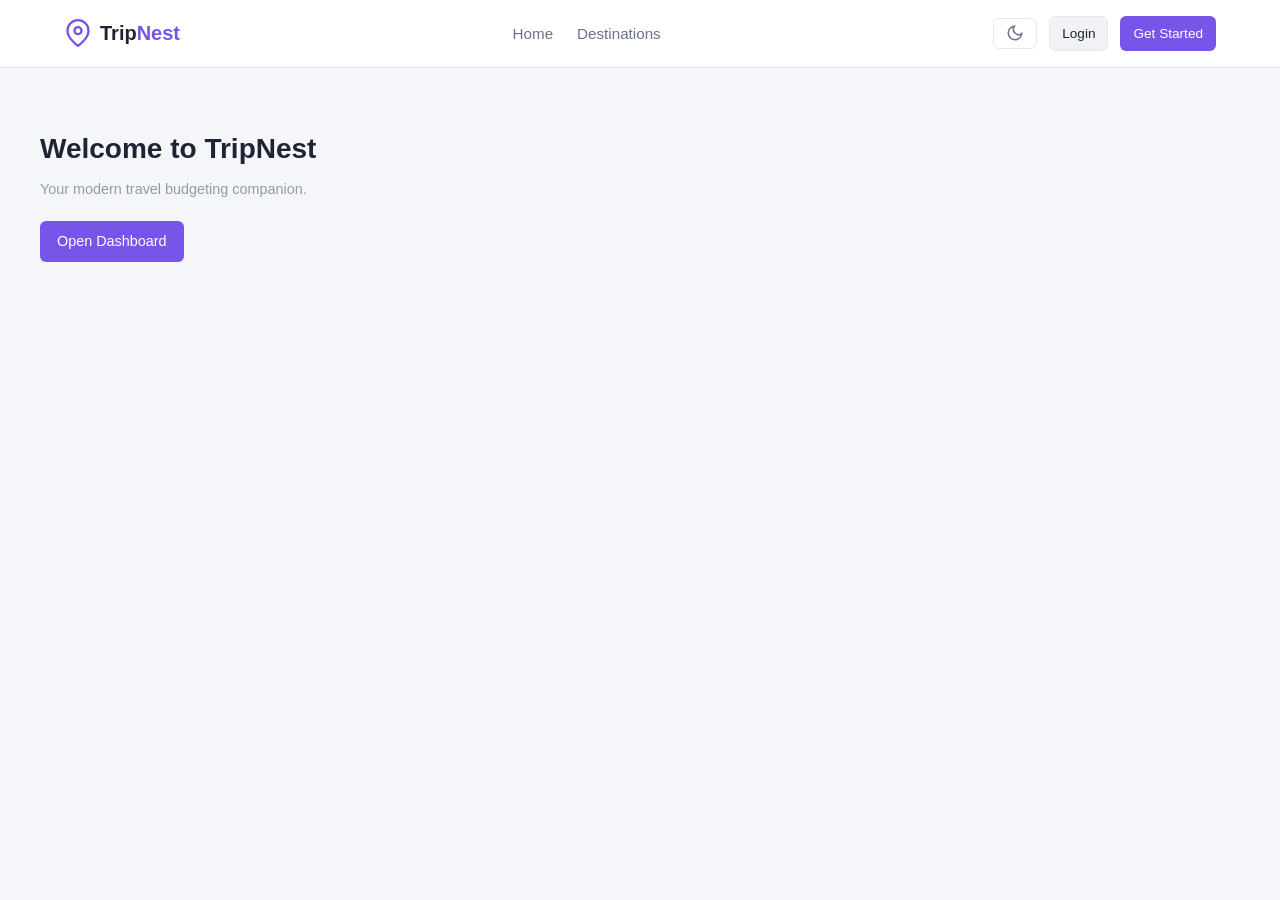
<file: index.html>
<!DOCTYPE html>
<html lang="en" data-theme="light">
<head>
  <meta charset="UTF-8">
  <meta name="viewport" content="width=device-width, initial-scale=1.0">
  <title>Home | TripNest</title>
  <link rel="stylesheet" href="./css/style.css">
  <link rel="stylesheet" href="./css/responsive.css">
</head>
<body data-page="landing">
  <header class="public-header">
    <div class="container header-flex">
      <a href="./index.html" class="brand-logo" aria-label="TripNest Home">
        <svg class="logo-icon" viewBox="0 0 24 24" width="28" height="28" fill="none" stroke="var(--accent-primary)" stroke-width="2" stroke-linecap="round" stroke-linejoin="round">
            <path d="M21 10c0 7-9 13-9 13s-9-6-9-13a9 9 0 0 1 18 0z"></path>
            <circle cx="12" cy="10" r="3"></circle>
        </svg>
        <span class="brand-text">Trip<strong>Nest</strong></span>
      </a>
      <nav class="public-nav">
        <ul class="nav-list">
          <li><a href="./index.html" class="nav-link">Home</a></li>
          <li><a href="./destinations.html" class="nav-link">Destinations</a></li>
        </ul>
      </nav>
      <div class="header-actions">
        <button type="button" id="themeToggleBtn" class="btn btn-icon btn-sm" aria-label="Toggle color theme">
        <svg class="icon-sun" viewBox="0 0 24 24" width="18" height="18" fill="none" stroke="currentColor" stroke-width="2"><circle cx="12" cy="12" r="5"></circle><line x1="12" y1="1" x2="12" y2="3"></line><line x1="12" y1="21" x2="12" y2="23"></line><line x1="4.22" y1="4.22" x2="5.64" y2="5.64"></line><line x1="18.36" y1="18.36" x2="19.78" y2="19.78"></line><line x1="1" y1="12" x2="3" y2="12"></line><line x1="21" y1="12" x2="23" y2="12"></line><line x1="4.22" y1="19.78" x2="5.64" y2="18.36"></line><line x1="18.36" y1="5.64" x2="19.78" y2="4.22"></line></svg>
        <svg class="icon-moon" viewBox="0 0 24 24" width="18" height="18" fill="none" stroke="currentColor" stroke-width="2"><path d="M21 12.79A9 9 0 1 1 11.21 3 7 7 0 0 0 21 12.79z"></path></svg>
      </button>
        <a href="./login.html" class="btn btn-secondary btn-sm">Login</a>
        <a href="./register.html" class="btn btn-primary btn-sm">Get Started</a>
      </div>
    </div>
  </header>
  <main class="container section-padding text-center">
    <h1>Welcome to TripNest</h1>
    <p class="text-muted">Your modern travel budgeting companion.</p>
    <a href="./dashboard.html" class="btn btn-primary" style="margin-top:20px;">Open Dashboard</a>
  </main>
  <script src="./js/unit4/basic.js"></script>
  <script src="./js/unit6/error-handler.js"></script>
  <script src="./js/unit5/storage.js"></script>
  <script src="./js/unit5/theme.js"></script>
  <script src="./js/unit5/auth.js"></script>
  <script src="./js/unit6/app.js"></script>
</body>
</html>
</file>
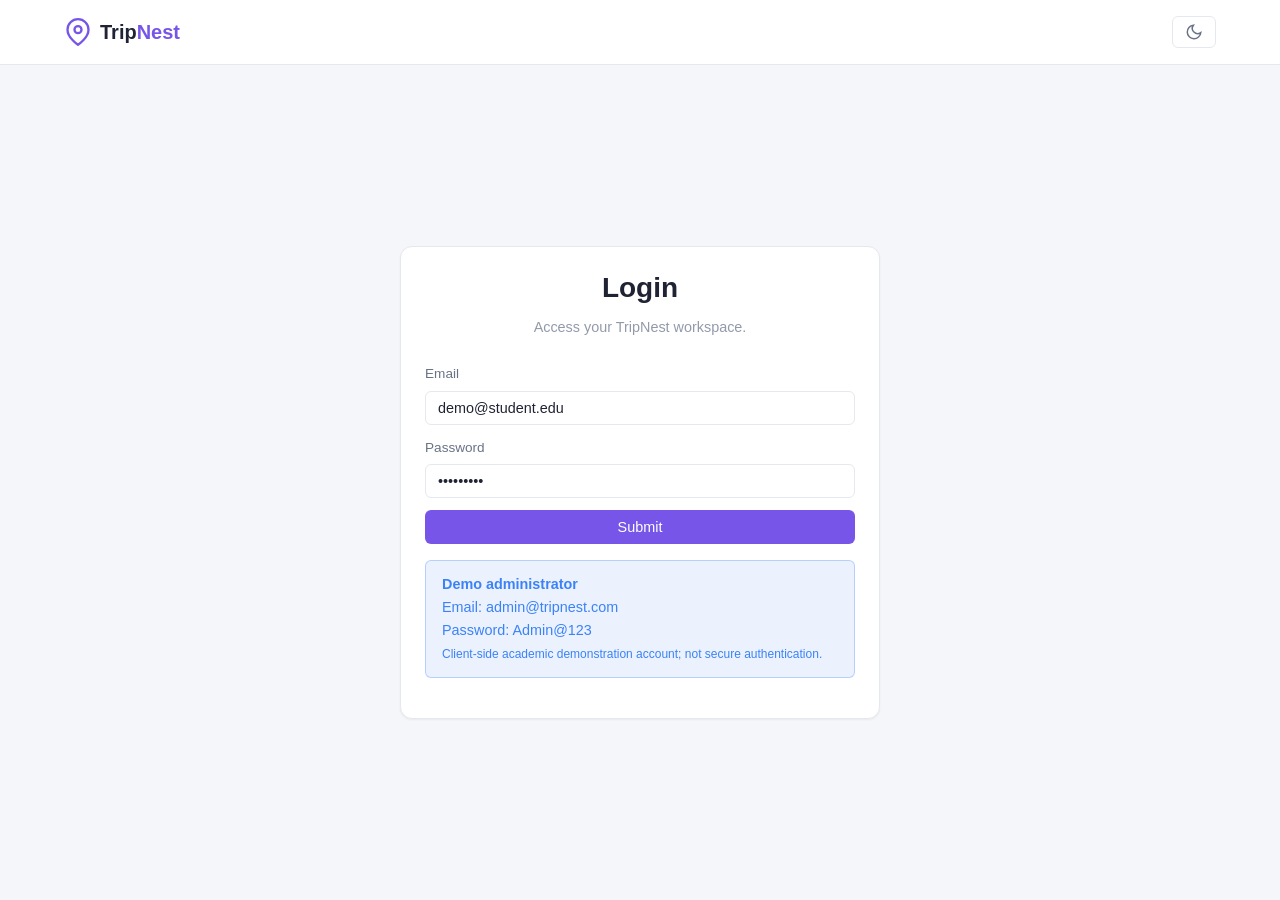
<file: admin.html>
<!DOCTYPE html>
<html lang="en" data-theme="light">
<head>
  <meta charset="UTF-8">
  <meta name="viewport" content="width=device-width, initial-scale=1.0">
  <title>Admin Panel | TripNest</title>
  <link rel="stylesheet" href="./css/style.css">
  <link rel="stylesheet" href="./css/responsive.css">
</head>
<body data-page="admin">
  <div class="app-shell">
    <aside class="sidebar" id="appSidebar">
      <div class="sidebar-brand">
        <a href="./index.html" class="brand-logo" aria-label="TripNest Home">
          <svg class="logo-icon" viewBox="0 0 24 24" width="28" height="28" fill="none" stroke="var(--accent-primary)" stroke-width="2" stroke-linecap="round" stroke-linejoin="round">
              <path d="M21 10c0 7-9 13-9 13s-9-6-9-13a9 9 0 0 1 18 0z"></path>
              <circle cx="12" cy="10" r="3"></circle>
          </svg>
          <span class="brand-text">Trip<strong>Nest</strong></span>
        </a>
        <button type="button" class="sidebar-close-btn" id="closeSidebarBtn">&times;</button>
      </div>
      <div class="sidebar-user-card">
        <div class="user-avatar" id="sidebarUserAvatar">AR</div>
        <div class="user-info">
          <strong id="sidebarUserName">Alex Rivera</strong>
          <span class="user-meta" id="sidebarUserCurrency">Home: INR</span>
        </div>
      </div>
      <nav class="sidebar-nav">
        <ul class="sidebar-menu">
          <li><a href="./dashboard.html" class="sidebar-link ">Dashboard</a></li>
          <li><a href="./trips.html" class="sidebar-link ">My Trips</a></li>
          <li><a href="./trip-details.html" class="sidebar-link ">Active Trip</a></li>
          <li><a href="./destinations.html" class="sidebar-link ">Destinations</a></li>
          <li><a href="./wishlist.html" class="sidebar-link ">Wishlist</a></li>
          <li><a href="./reports.html" class="sidebar-link ">Reports</a></li>
          <li><a href="./profile.html" class="sidebar-link ">Profile</a></li>
          <li><a href="./admin.html" class="sidebar-link active">Admin</a></li>
        </ul>
      </nav>
      <div class="sidebar-footer">
        <button type="button" id="logoutBtn" class="btn btn-outline btn-sm btn-block">Logout</button>
      </div>
    </aside>
    
    <div class="workspace-wrapper">
      <header class="topbar">
        <div class="topbar-left">
          <button type="button" class="mobile-menu-btn" id="openSidebarBtn">&#9776;</button>
          <div>
            <h1 class="page-title">Admin Panel</h1>
            <p class="page-subtitle">TripNest Workspace</p>
          </div>
        </div>
        <div class="topbar-actions">
          <button type="button" id="themeToggleBtn" class="btn btn-icon btn-sm" aria-label="Toggle color theme">
            <svg class="icon-sun" viewBox="0 0 24 24" width="18" height="18" fill="none" stroke="currentColor" stroke-width="2"><circle cx="12" cy="12" r="5"></circle><line x1="12" y1="1" x2="12" y2="3"></line><line x1="12" y1="21" x2="12" y2="23"></line><line x1="4.22" y1="4.22" x2="5.64" y2="5.64"></line><line x1="18.36" y1="18.36" x2="19.78" y2="19.78"></line><line x1="1" y1="12" x2="3" y2="12"></line><line x1="21" y1="12" x2="23" y2="12"></line><line x1="4.22" y1="19.78" x2="5.64" y2="18.36"></line><line x1="18.36" y1="5.64" x2="19.78" y2="4.22"></line></svg>
            <svg class="icon-moon" viewBox="0 0 24 24" width="18" height="18" fill="none" stroke="currentColor" stroke-width="2"><path d="M21 12.79A9 9 0 1 1 11.21 3 7 7 0 0 0 21 12.79z"></path></svg>
          </button>
        </div>
      </header>
      
      <main class="workspace-main">
        <div class="alert alert-warning">Client-Side Admin Panel Demonstration</div>
        
        <section class="kpi-grid">
          <article class="card kpi-card"><span class="kpi-label">Total Users</span><strong class="kpi-value" id="adminUsersCount">0</strong></article>
          <article class="card kpi-card"><span class="kpi-label">Total Trips Created</span><strong class="kpi-value" id="adminTripsCount">0</strong></article>
          <article class="card kpi-card"><span class="kpi-label">Total Expenses Logged</span><strong class="kpi-value" id="adminExpensesCount">0</strong></article>
          <article class="card kpi-card"><span class="kpi-label">System Health</span><strong class="kpi-value text-success" id="adminHealthStatus">Healthy</strong></article>
        </section>

        <div class="dashboard-two-col">
          <section class="card">
            <h2>User Management & Moderation</h2>
            <p class="text-muted" style="margin-bottom:15px;">View registered users and remove accounts to clear inappropriate content associated with them.</p>
            <div class="table-responsive">
              <table class="data-table">
                <thead><tr><th>Name</th><th>Email</th><th>Trips</th><th>Action</th></tr></thead>
                <tbody id="adminUserTbody"></tbody>
              </table>
            </div>
          </section>

          <section class="card">
            <h2>Usage Stats: Popular Destinations</h2>
            <div class="table-responsive">
              <table class="data-table">
                <thead><tr><th>Destination</th><th>Trips Created</th></tr></thead>
                <tbody id="adminPopularDestTbody"></tbody>
              </table>
            </div>
          </section>
        </div>

        <section class="card">
          <h2>Master Data Management (Categories)</h2>
          <p class="text-muted" style="margin-bottom:15px;">Add or remove global expense categories available to all users.</p>
          <div style="display:flex; flex-wrap:wrap; gap:10px; margin-bottom:15px;" id="adminCategoryTags"></div>
          <form id="adminAddCategoryForm" class="inline-add-form" style="max-width:400px;">
            <input type="text" id="newCategoryName" placeholder="New Category Name..." required>
            <button type="submit" class="btn btn-secondary btn-sm">Add Category</button>
          </form>
        </section>

        <section class="card">
          <h2>Diagnostics & Storage</h2>
          <div class="button-group-wrap" style="margin-bottom:15px;">
            <button type="button" id="resetSeedDataBtn" class="btn btn-primary">Restore Seed Data</button>
            <button type="button" id="clearAllStorageBtn" class="btn btn-danger">Wipe LocalStorage</button>
          </div>
          <select id="inspectorKeySelect" style="margin-bottom:10px; padding:8px; border-radius:6px; border:1px solid var(--border-color); background:var(--bg-card); color:var(--text-primary);"><option value="tbt_trips">tbt_trips</option><option value="tbt_expenses">tbt_expenses</option><option value="tbt_users">tbt_users</option></select>
          <pre id="jsonInspectorPre" class="code-preview-box"></pre>
        </section>
      </main>

    </div>
  </div>
  
  <script src="./js/unit4/basic.js"></script>
  <script src="./js/unit6/error-handler.js"></script>
  <script src="./js/unit5/storage.js"></script>
  <script src="./js/unit5/theme.js"></script>
  <script src="./js/unit5/auth.js"></script>
  <script src="./js/unit5/currency.js"></script>
  <script src="./js/unit5/trips.js"></script>
  <script src="./js/unit5/budget.js"></script>
  <script src="./js/unit5/expenses.js"></script>
  <script src="./js/unit5/split-expenses.js"></script>
  <script src="./js/unit5/itinerary.js"></script>
  <script src="./js/unit5/checklist.js"></script>
  <script src="./js/unit5/packing-list.js"></script>
  <script src="./js/unit5/search-filter.js"></script>
  <script src="./js/unit5/destinations.js"></script>
  <script src="./js/unit5/reminders.js"></script>
  <script src="./js/unit5/savings.js"></script>
  <script src="./js/unit5/dashboard.js"></script>
  <script src="./js/unit6/reports.js"></script>
  <script src="./js/unit6/export.js"></script>
  <script src="./js/unit6/admin.js"></script>
  <script src="./js/unit6/app.js"></script>
</body>
</html>
</file>
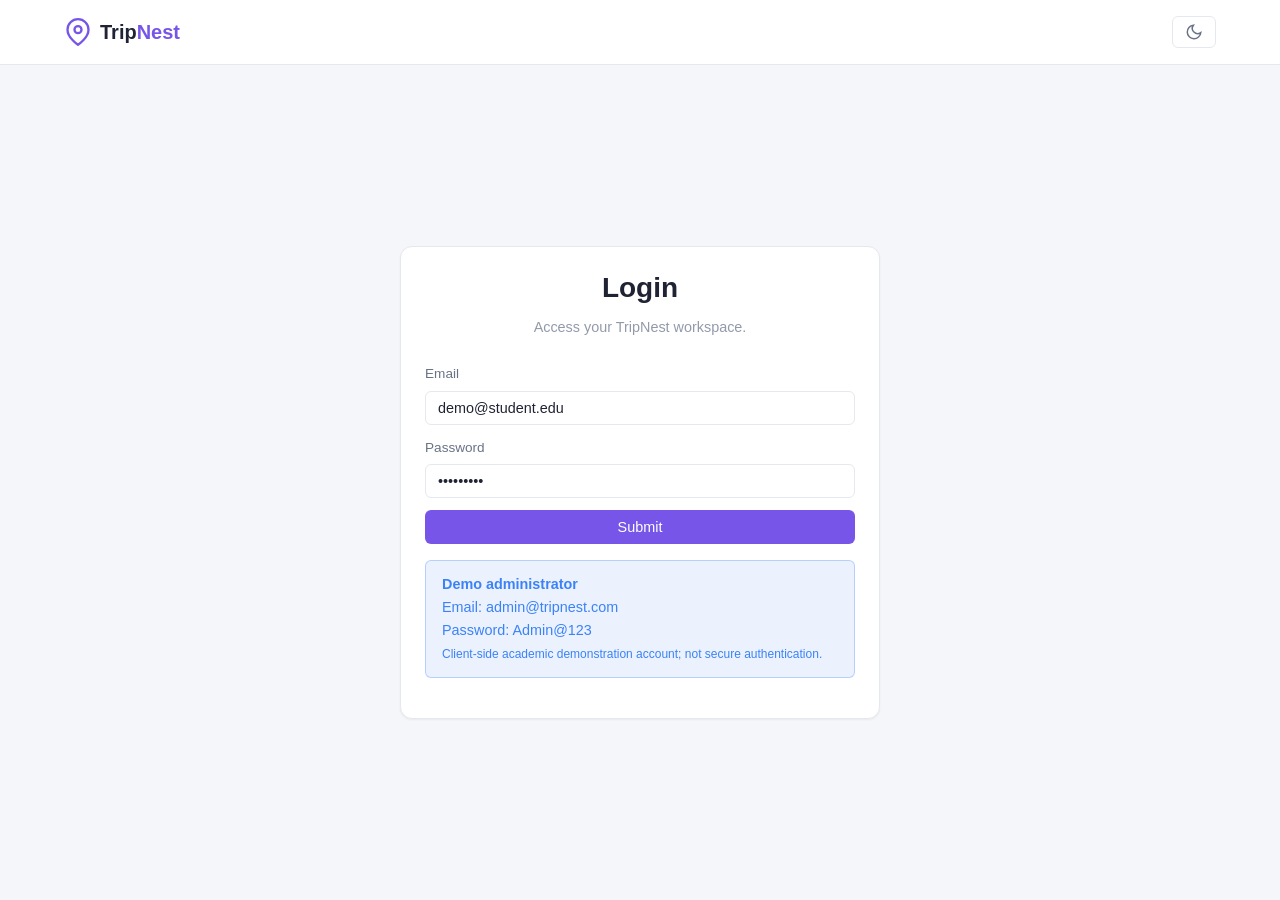
<file: dashboard.html>
<!DOCTYPE html>
<html lang="en" data-theme="light">
<head>
  <meta charset="UTF-8">
  <meta name="viewport" content="width=device-width, initial-scale=1.0">
  <title>Dashboard | TripNest</title>
  <link rel="stylesheet" href="./css/style.css">
  <link rel="stylesheet" href="./css/responsive.css">
</head>
<body data-page="dashboard">
  <div class="app-shell">
    <aside class="sidebar" id="appSidebar">
      <div class="sidebar-brand">
        <a href="./index.html" class="brand-logo" aria-label="TripNest Home">
          <svg class="logo-icon" viewBox="0 0 24 24" width="28" height="28" fill="none" stroke="var(--accent-primary)" stroke-width="2" stroke-linecap="round" stroke-linejoin="round">
              <path d="M21 10c0 7-9 13-9 13s-9-6-9-13a9 9 0 0 1 18 0z"></path>
              <circle cx="12" cy="10" r="3"></circle>
          </svg>
          <span class="brand-text">Trip<strong>Nest</strong></span>
        </a>
        <button type="button" class="sidebar-close-btn" id="closeSidebarBtn">&times;</button>
      </div>
      <div class="sidebar-user-card">
        <div class="user-avatar" id="sidebarUserAvatar">AR</div>
        <div class="user-info">
          <strong id="sidebarUserName">Alex Rivera</strong>
          <span class="user-meta" id="sidebarUserCurrency">Home: USD</span>
        </div>
      </div>
      <nav class="sidebar-nav">
        <ul class="sidebar-menu">
          <li><a href="./dashboard.html" class="sidebar-link active">Dashboard</a></li>
          <li><a href="./trips.html" class="sidebar-link ">My Trips</a></li>
          <li><a href="./trip-details.html" class="sidebar-link ">Active Trip</a></li>
          <li><a href="./destinations.html" class="sidebar-link ">Destinations</a></li>
          <li><a href="./wishlist.html" class="sidebar-link ">Wishlist</a></li>
          <li><a href="./reports.html" class="sidebar-link ">Reports</a></li>
          <li><a href="./profile.html" class="sidebar-link ">Profile</a></li>
          <li><a href="./admin.html" class="sidebar-link ">Admin</a></li>
        </ul>
      </nav>
      <div class="sidebar-footer">
        <button type="button" id="logoutBtn" class="btn btn-outline btn-sm btn-block">Logout</button>
      </div>
    </aside>
    
    <div class="workspace-wrapper">
      <header class="topbar">
        <div class="topbar-left">
          <button type="button" class="mobile-menu-btn" id="openSidebarBtn">&#9776;</button>
          <div>
            <h1 class="page-title">Dashboard</h1>
            <p class="page-subtitle">TripNest Workspace</p>
          </div>
        </div>
        <div class="topbar-actions">
          <button type="button" id="themeToggleBtn" class="btn btn-icon btn-sm" aria-label="Toggle color theme">
            <svg class="icon-sun" viewBox="0 0 24 24" width="18" height="18" fill="none" stroke="currentColor" stroke-width="2"><circle cx="12" cy="12" r="5"></circle><line x1="12" y1="1" x2="12" y2="3"></line><line x1="12" y1="21" x2="12" y2="23"></line><line x1="4.22" y1="4.22" x2="5.64" y2="5.64"></line><line x1="18.36" y1="18.36" x2="19.78" y2="19.78"></line><line x1="1" y1="12" x2="3" y2="12"></line><line x1="21" y1="12" x2="23" y2="12"></line><line x1="4.22" y1="19.78" x2="5.64" y2="18.36"></line><line x1="18.36" y1="5.64" x2="19.78" y2="4.22"></line></svg>
            <svg class="icon-moon" viewBox="0 0 24 24" width="18" height="18" fill="none" stroke="currentColor" stroke-width="2"><path d="M21 12.79A9 9 0 1 1 11.21 3 7 7 0 0 0 21 12.79z"></path></svg>
          </button>
        </div>
      </header>
      
      <main class="workspace-main">
        <div id="dashboardAlertBanner" class="alert alert-info hidden" role="status" aria-live="polite"></div>

        <section class="kpi-grid">
          <article class="card kpi-card"><span class="kpi-label">Total Trips</span><strong class="kpi-value" id="kpiTotalTrips">0</strong><span class="kpi-subtext" id="kpiTripsBreakdown"></span></article>
          <article class="card kpi-card"><span class="kpi-label">Total Allocated Budget</span><strong class="kpi-value" id="kpiTotalBudget">$0.00</strong><span class="kpi-subtext" id="kpiContingencyNote"></span></article>
          <article class="card kpi-card"><span class="kpi-label">Total Actual Spending</span><strong class="kpi-value text-teal" id="kpiTotalSpent">$0.00</strong><span class="kpi-subtext" id="kpiSpentPercent">0%</span></article>
          <article class="card kpi-card"><span class="kpi-label">Remaining Safe Budget</span><strong class="kpi-value text-success" id="kpiRemainingBudget">$0.00</strong><span class="kpi-subtext" id="kpiHealthBadge"></span></article>
        </section>

        <section class="card quick-actions-card">
          <h2>Quick Actions</h2>
          <div class="button-group-wrap">
            <a href="./trips.html" class="btn btn-primary btn-sm">Create Trip</a>
            <a href="./destinations.html" class="btn btn-outline btn-sm">Explore Destinations</a>
            <a href="./reports.html" class="btn btn-outline btn-sm">View Analytics</a>
            
          </div>
        </section>

        <div class="dashboard-two-col">
          <section class="card">
            <div class="card-header-flex"><h2>Upcoming &amp; Ongoing Trips</h2><a href="./trips.html" class="btn btn-outline btn-sm">View All</a></div>
            <div id="dashboardTripsList" class="stack-list"></div>
          </section>

          <section class="card">
            <div class="card-header-flex"><h2>Recent Expenses</h2><a href="./trips.html" class="btn btn-outline btn-sm">Ledgers</a></div>
            <div class="table-responsive">
              <table class="data-table">
                <thead><tr><th>Date</th><th>Description</th><th>Category</th><th>Amount</th></tr></thead>
                <tbody id="dashboardExpensesTbody"></tbody>
              </table>
            </div>
          </section>
        </div>

        <div class="dashboard-three-col">
          <section class="card">
            <h2>Currency Converter</h2>
            <form id="dashboardCurrencyForm" class="compact-form">
              <div class="form-group"><label>Amount</label><input type="number" id="convAmount" min="0" step="0.01" value="100" required></div>
              <div class="form-row">
                <div class="form-group"><label>From</label><select id="convFrom"><option value="USD" selected>USD</option><option value="INR">INR</option><option value="EUR">EUR</option><option value="GBP">GBP</option><option value="JPY">JPY</option></select></div>
                <div class="form-group"><label>To</label><select id="convTo"><option value="INR" selected>INR</option><option value="USD">USD</option><option value="EUR">EUR</option><option value="GBP">GBP</option><option value="JPY">JPY</option></select></div>
              </div>
              <button type="submit" class="btn btn-secondary btn-sm btn-block">Convert</button>
              <output id="convResultOutput" class="converter-output">100 USD = 9410.00 INR</output>
            </form>
          </section>

          <section class="card">
            <h2>Payment Reminders</h2>
            <ul id="dashboardRemindersList" class="checklist-items"></ul>
            <form id="addReminderForm" class="inline-add-form">
              <input type="text" id="newReminderTitle" placeholder="Add reminder..." required>
              <input type="date" id="newReminderDate" required>
              <button type="submit" class="btn btn-primary btn-sm">Add</button>
            </form>
          </section>

          <section class="card">
            <h2>Trip Savings Goals</h2>
            <div id="savingsGoalsList" class="stack-list" style="margin-bottom:1rem;"></div>
            <form id="createSavingsGoalForm" class="form-row" style="margin-top:10px;">
              <input type="text" id="savGoalName" placeholder="Goal Name" required style="width:100%; margin-bottom:5px;">
              <input type="number" id="savTargetAmt" placeholder="Target $" required style="width:48%;">
              <input type="number" id="savInitialAmt" placeholder="Saved $" required style="width:48%;">
              <input type="date" id="savDeadline" required style="width:100%; margin-bottom:5px;">
              <button type="submit" class="btn btn-secondary btn-sm btn-block">Add Goal</button>
            </form>
          </section>
        </div>
      </main>

    </div>
  </div>
  
  <script src="./js/unit4/basic.js"></script>
  <script src="./js/unit6/error-handler.js"></script>
  <script src="./js/unit5/storage.js"></script>
  <script src="./js/unit5/theme.js"></script>
  <script src="./js/unit5/auth.js"></script>
  <script src="./js/unit5/currency.js"></script>
  <script src="./js/unit5/trips.js"></script>
  <script src="./js/unit5/budget.js"></script>
  <script src="./js/unit5/expenses.js"></script>
  <script src="./js/unit5/split-expenses.js"></script>
  <script src="./js/unit5/itinerary.js"></script>
  <script src="./js/unit5/checklist.js"></script>
  <script src="./js/unit5/packing-list.js"></script>
  <script src="./js/unit5/search-filter.js"></script>
  <script src="./js/unit5/destinations.js"></script>
  <script src="./js/unit5/reminders.js"></script>
  <script src="./js/unit5/savings.js"></script>
  <script src="./js/unit5/dashboard.js"></script>
  <script src="./js/unit6/reports.js"></script>
  <script src="./js/unit6/export.js"></script>
  <script src="./js/unit6/admin.js"></script>
  <script src="./js/unit6/app.js"></script>
</body>
</html>
</file>
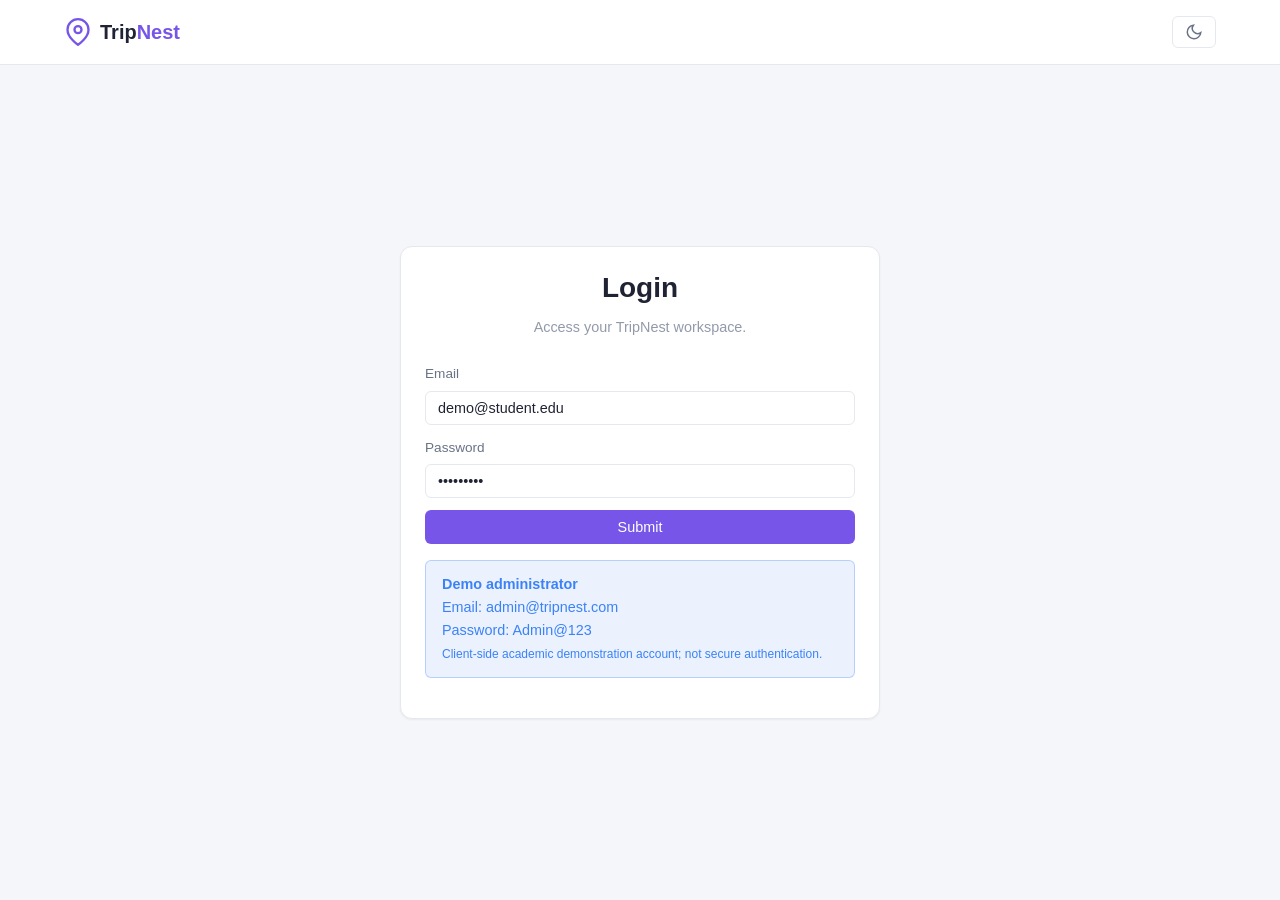
<file: destinations.html>
<!DOCTYPE html>
<html lang="en" data-theme="light">
<head>
  <meta charset="UTF-8">
  <meta name="viewport" content="width=device-width, initial-scale=1.0">
  <title>Destinations | TripNest</title>
  <link rel="stylesheet" href="./css/style.css">
  <link rel="stylesheet" href="./css/responsive.css">
</head>
<body data-page="destinations">
  <div class="app-shell">
    <aside class="sidebar" id="appSidebar">
      <div class="sidebar-brand">
        <a href="./index.html" class="brand-logo" aria-label="TripNest Home">
          <svg class="logo-icon" viewBox="0 0 24 24" width="28" height="28" fill="none" stroke="var(--accent-primary)" stroke-width="2" stroke-linecap="round" stroke-linejoin="round">
              <path d="M21 10c0 7-9 13-9 13s-9-6-9-13a9 9 0 0 1 18 0z"></path>
              <circle cx="12" cy="10" r="3"></circle>
          </svg>
          <span class="brand-text">Trip<strong>Nest</strong></span>
        </a>
        <button type="button" class="sidebar-close-btn" id="closeSidebarBtn">&times;</button>
      </div>
      <div class="sidebar-user-card">
        <div class="user-avatar" id="sidebarUserAvatar">AR</div>
        <div class="user-info">
          <strong id="sidebarUserName">Alex Rivera</strong>
          <span class="user-meta" id="sidebarUserCurrency">Home: INR</span>
        </div>
      </div>
      <nav class="sidebar-nav">
        <ul class="sidebar-menu">
          <li><a href="./dashboard.html" class="sidebar-link ">Dashboard</a></li>
          <li><a href="./trips.html" class="sidebar-link ">My Trips</a></li>
          <li><a href="./trip-details.html" class="sidebar-link ">Active Trip</a></li>
          <li><a href="./destinations.html" class="sidebar-link active">Destinations</a></li>
          <li><a href="./wishlist.html" class="sidebar-link ">Wishlist</a></li>
          <li><a href="./reports.html" class="sidebar-link ">Reports</a></li>
          <li><a href="./profile.html" class="sidebar-link ">Profile</a></li>
          <li><a href="./admin.html" class="sidebar-link ">Admin</a></li>
        </ul>
      </nav>
      <div class="sidebar-footer">
        <button type="button" id="logoutBtn" class="btn btn-outline btn-sm btn-block">Logout</button>
      </div>
    </aside>
    
    <div class="workspace-wrapper">
      <header class="topbar">
        <div class="topbar-left">
          <button type="button" class="mobile-menu-btn" id="openSidebarBtn">&#9776;</button>
          <div>
            <h1 class="page-title">Destinations</h1>
            <p class="page-subtitle">TripNest Workspace</p>
          </div>
        </div>
        <div class="topbar-actions">
          <button type="button" id="themeToggleBtn" class="btn btn-icon btn-sm" aria-label="Toggle color theme">
            <svg class="icon-sun" viewBox="0 0 24 24" width="18" height="18" fill="none" stroke="currentColor" stroke-width="2"><circle cx="12" cy="12" r="5"></circle><line x1="12" y1="1" x2="12" y2="3"></line><line x1="12" y1="21" x2="12" y2="23"></line><line x1="4.22" y1="4.22" x2="5.64" y2="5.64"></line><line x1="18.36" y1="18.36" x2="19.78" y2="19.78"></line><line x1="1" y1="12" x2="3" y2="12"></line><line x1="21" y1="12" x2="23" y2="12"></line><line x1="4.22" y1="19.78" x2="5.64" y2="18.36"></line><line x1="18.36" y1="5.64" x2="19.78" y2="4.22"></line></svg>
            <svg class="icon-moon" viewBox="0 0 24 24" width="18" height="18" fill="none" stroke="currentColor" stroke-width="2"><path d="M21 12.79A9 9 0 1 1 11.21 3 7 7 0 0 0 21 12.79z"></path></svg>
          </button>
        </div>
      </header>
      
      <main class="workspace-main">
        <section class="card filter-bar">
          <form id="destinationFilterForm" class="filter-grid">
            <div class="form-group"><label>Search Destination</label><input type="search" id="searchDestInput" placeholder="Goa, Jaipur..."></div>
            <div class="form-group"><label>Region</label><select id="filterDestRegion"><option value="all">All</option><option value="North India">North India</option><option value="South India">South India</option></select></div>
          </form>
        </section>
        <section>
          <h2>Curated Destinations</h2>
          <div id="destinationsGrid" class="cards-grid"></div>
        </section>
        <section class="card">
          <h2>Cost Estimator</h2>
          <form id="destCostCalculatorForm" class="form-row">
            <div class="form-group"><label>Avg Daily Cost (₹)</label><input type="number" id="calcSelectDest" value="50" required></div>
            <div class="form-group"><label>Days</label><input type="number" id="calcDays" value="7" required></div>
            <div class="form-group"><label>Travelers</label><input type="number" id="calcPeople" value="2" required></div>
            <button type="submit" class="btn btn-primary" style="margin-top:auto;">Estimate</button>
          </form>
          <p id="destCalcResultText" class="alert alert-info" style="margin-top:15px;">Enter details to calculate.</p>
        </section>
      </main>

    </div>
  </div>
  
  <script src="./js/unit4/basic.js"></script>
  <script src="./js/unit6/error-handler.js"></script>
  <script src="./js/unit5/storage.js"></script>
  <script src="./js/unit5/theme.js"></script>
  <script src="./js/unit5/auth.js"></script>
  <script src="./js/unit5/currency.js"></script>
  <script src="./js/unit5/trips.js"></script>
  <script src="./js/unit5/budget.js"></script>
  <script src="./js/unit5/expenses.js"></script>
  <script src="./js/unit5/split-expenses.js"></script>
  <script src="./js/unit5/itinerary.js"></script>
  <script src="./js/unit5/checklist.js"></script>
  <script src="./js/unit5/packing-list.js"></script>
  <script src="./js/unit5/search-filter.js"></script>
  <script src="./js/unit5/destinations.js"></script>
  <script src="./js/unit5/reminders.js"></script>
  <script src="./js/unit5/savings.js"></script>
  <script src="./js/unit5/dashboard.js"></script>
  <script src="./js/unit6/reports.js"></script>
  <script src="./js/unit6/export.js"></script>
  <script src="./js/unit6/admin.js"></script>
  <script src="./js/unit6/app.js"></script>
</body>
</html>
</file>
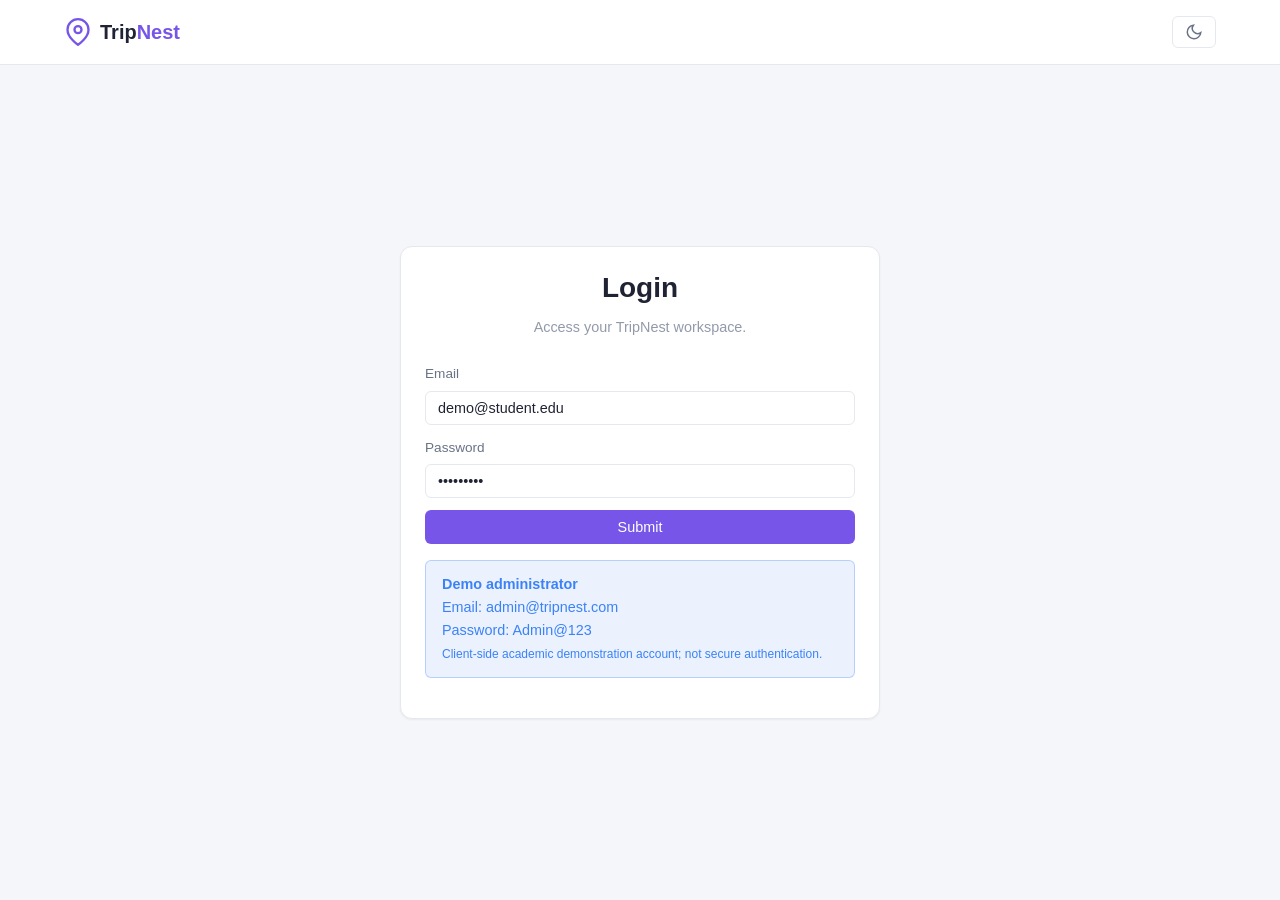
<file: login.html>
<!DOCTYPE html>
<html lang="en" data-theme="light">
<head>
  <meta charset="UTF-8">
  <meta name="viewport" content="width=device-width, initial-scale=1.0">
  <title>Login | TripNest</title>
  <link rel="stylesheet" href="./css/style.css">
  <link rel="stylesheet" href="./css/responsive.css">
</head>
<body data-page="login" class="auth-body">
  <header class="public-header">
    <div class="container header-flex">
      <a href="./index.html" class="brand-logo" aria-label="TripNest Home">
        <svg class="logo-icon" viewBox="0 0 24 24" width="28" height="28" fill="none" stroke="var(--accent-primary)" stroke-width="2" stroke-linecap="round" stroke-linejoin="round">
            <path d="M21 10c0 7-9 13-9 13s-9-6-9-13a9 9 0 0 1 18 0z"></path>
            <circle cx="12" cy="10" r="3"></circle>
        </svg>
        <span class="brand-text">Trip<strong>Nest</strong></span>
      </a>
      <div class="header-actions"><button type="button" id="themeToggleBtn" class="btn btn-icon btn-sm" aria-label="Toggle color theme">
        <svg class="icon-sun" viewBox="0 0 24 24" width="18" height="18" fill="none" stroke="currentColor" stroke-width="2"><circle cx="12" cy="12" r="5"></circle><line x1="12" y1="1" x2="12" y2="3"></line><line x1="12" y1="21" x2="12" y2="23"></line><line x1="4.22" y1="4.22" x2="5.64" y2="5.64"></line><line x1="18.36" y1="18.36" x2="19.78" y2="19.78"></line><line x1="1" y1="12" x2="3" y2="12"></line><line x1="21" y1="12" x2="23" y2="12"></line><line x1="4.22" y1="19.78" x2="5.64" y2="18.36"></line><line x1="18.36" y1="5.64" x2="19.78" y2="4.22"></line></svg>
        <svg class="icon-moon" viewBox="0 0 24 24" width="18" height="18" fill="none" stroke="currentColor" stroke-width="2"><path d="M21 12.79A9 9 0 1 1 11.21 3 7 7 0 0 0 21 12.79z"></path></svg>
      </button></div>
    </div>
  </header>
  <main class="auth-container container">
    <section class="card auth-card">
      <div style="text-align:center; margin-bottom:1.5rem;">
        <h1>Login</h1>
        <p class="text-muted">Access your TripNest workspace.</p>
      </div>
      <form id="loginForm">
        <div class="form-group">
          <label>Email</label>
          <input type="email" id="loginEmail" required value="demo@student.edu">
        </div>
        <div class="form-group">
          <label>Password</label>
          <input type="password" id="loginPassword" required value="travel123">
        </div>
        <button type="submit" class="btn btn-primary btn-block">Submit</button>
      </form>
      <div class="alert alert-info" style="margin-top:1rem;">
        <strong>Demo administrator</strong><br>
        Email: admin@tripnest.com<br>
        Password: Admin@123<br>
        <small>Client-side academic demonstration account; not secure authentication.</small>
      </div>
    </section>
  </main>
  <script src="./js/unit4/basic.js"></script>
  <script src="./js/unit6/error-handler.js"></script>
  <script src="./js/unit5/storage.js"></script>
  <script src="./js/unit5/theme.js"></script>
  <script src="./js/unit5/auth.js"></script>
  <script src="./js/unit6/app.js"></script>
</body>
</html>
</file>
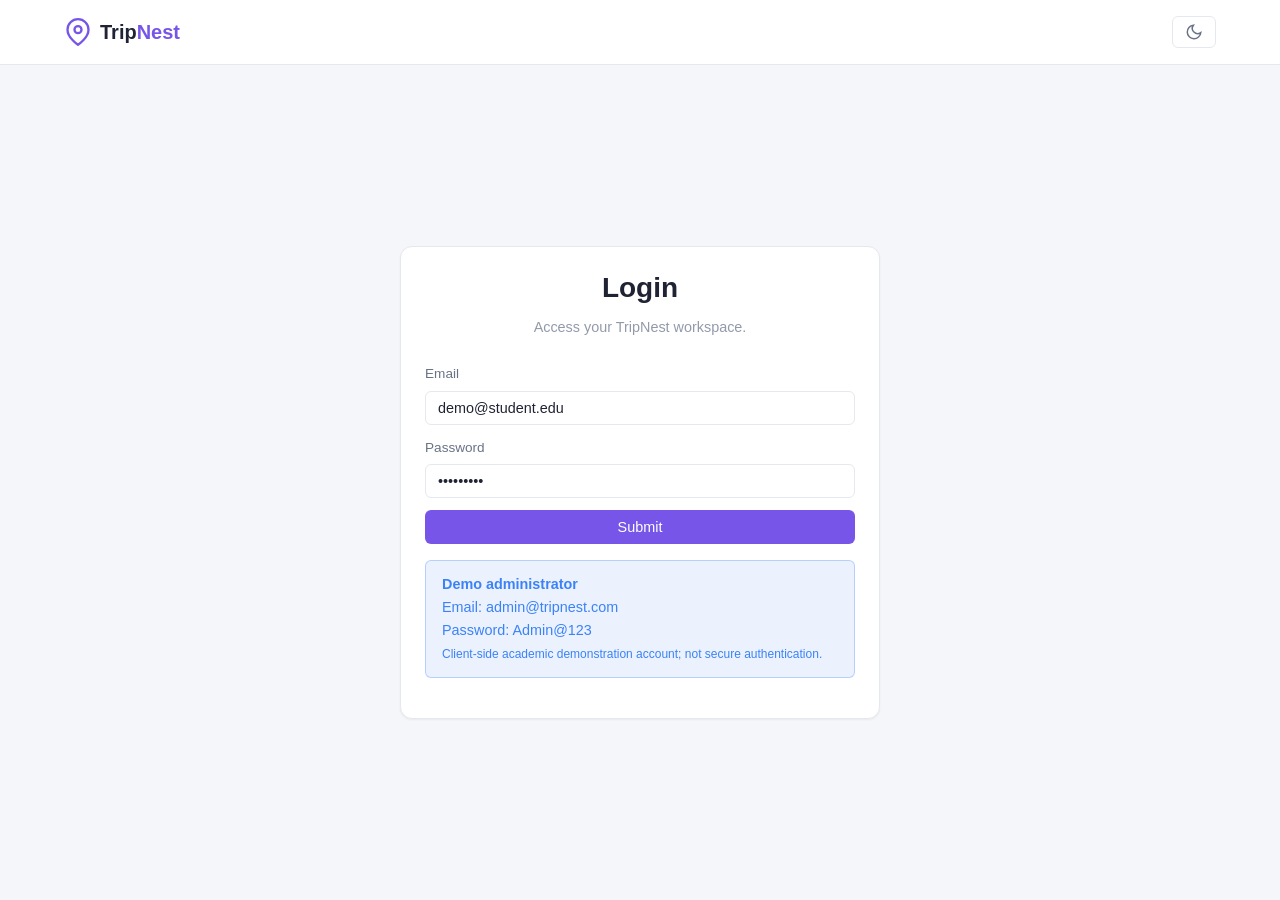
<file: profile.html>
<!DOCTYPE html>
<html lang="en" data-theme="light">
<head>
  <meta charset="UTF-8">
  <meta name="viewport" content="width=device-width, initial-scale=1.0">
  <title>Profile | TripNest</title>
  <link rel="stylesheet" href="./css/style.css">
  <link rel="stylesheet" href="./css/responsive.css">
</head>
<body data-page="profile">
  <div class="app-shell">
    <aside class="sidebar" id="appSidebar">
      <div class="sidebar-brand">
        <a href="./index.html" class="brand-logo" aria-label="TripNest Home">
          <svg class="logo-icon" viewBox="0 0 24 24" width="28" height="28" fill="none" stroke="var(--accent-primary)" stroke-width="2" stroke-linecap="round" stroke-linejoin="round">
              <path d="M21 10c0 7-9 13-9 13s-9-6-9-13a9 9 0 0 1 18 0z"></path>
              <circle cx="12" cy="10" r="3"></circle>
          </svg>
          <span class="brand-text">Trip<strong>Nest</strong></span>
        </a>
        <button type="button" class="sidebar-close-btn" id="closeSidebarBtn">&times;</button>
      </div>
      <div class="sidebar-user-card">
        <div class="user-avatar" id="sidebarUserAvatar">AR</div>
        <div class="user-info">
          <strong id="sidebarUserName">Alex Rivera</strong>
          <span class="user-meta" id="sidebarUserCurrency">Home: INR</span>
        </div>
      </div>
      <nav class="sidebar-nav">
        <ul class="sidebar-menu">
          <li><a href="./dashboard.html" class="sidebar-link ">Dashboard</a></li>
          <li><a href="./trips.html" class="sidebar-link ">My Trips</a></li>
          <li><a href="./trip-details.html" class="sidebar-link ">Active Trip</a></li>
          <li><a href="./destinations.html" class="sidebar-link ">Destinations</a></li>
          <li><a href="./wishlist.html" class="sidebar-link ">Wishlist</a></li>
          <li><a href="./reports.html" class="sidebar-link ">Reports</a></li>
          <li><a href="./profile.html" class="sidebar-link active">Profile</a></li>
          <li><a href="./admin.html" class="sidebar-link ">Admin</a></li>
        </ul>
      </nav>
      <div class="sidebar-footer">
        <button type="button" id="logoutBtn" class="btn btn-outline btn-sm btn-block">Logout</button>
      </div>
    </aside>
    
    <div class="workspace-wrapper">
      <header class="topbar">
        <div class="topbar-left">
          <button type="button" class="mobile-menu-btn" id="openSidebarBtn">&#9776;</button>
          <div>
            <h1 class="page-title">Profile</h1>
            <p class="page-subtitle">TripNest Workspace</p>
          </div>
        </div>
        <div class="topbar-actions">
          <button type="button" id="themeToggleBtn" class="btn btn-icon btn-sm" aria-label="Toggle color theme">
            <svg class="icon-sun" viewBox="0 0 24 24" width="18" height="18" fill="none" stroke="currentColor" stroke-width="2"><circle cx="12" cy="12" r="5"></circle><line x1="12" y1="1" x2="12" y2="3"></line><line x1="12" y1="21" x2="12" y2="23"></line><line x1="4.22" y1="4.22" x2="5.64" y2="5.64"></line><line x1="18.36" y1="18.36" x2="19.78" y2="19.78"></line><line x1="1" y1="12" x2="3" y2="12"></line><line x1="21" y1="12" x2="23" y2="12"></line><line x1="4.22" y1="19.78" x2="5.64" y2="18.36"></line><line x1="18.36" y1="5.64" x2="19.78" y2="4.22"></line></svg>
            <svg class="icon-moon" viewBox="0 0 24 24" width="18" height="18" fill="none" stroke="currentColor" stroke-width="2"><path d="M21 12.79A9 9 0 1 1 11.21 3 7 7 0 0 0 21 12.79z"></path></svg>
          </button>
        </div>
      </header>
      
      <main class="workspace-main">
        <div id="profileFeedback" class="alert alert-success hidden"></div>
        <div class="dashboard-two-col">
          <section class="card">
            <h2>Profile Settings</h2>
            <form id="profileForm">
              <div class="form-group"><label>Name</label><input type="text" id="profName" required></div>
              <div class="form-group"><label>Email</label><input type="email" id="profEmail" required disabled></div>
              <div class="form-row">
                <div class="form-group"><label>Currency</label><select id="profCurrency"><option value="USD">USD</option><option value="INR">INR</option></select></div>
                <div class="form-group"><label>Style</label><select id="profBudgetStyle"><option value="moderate">Moderate</option></select></div>
              </div>
              <button type="submit" class="btn btn-primary">Save Profile</button>
            </form>
          </section>
        </div>
      </main>

    </div>
  </div>
  
  <script src="./js/unit4/basic.js"></script>
  <script src="./js/unit6/error-handler.js"></script>
  <script src="./js/unit5/storage.js"></script>
  <script src="./js/unit5/theme.js"></script>
  <script src="./js/unit5/auth.js"></script>
  <script src="./js/unit5/currency.js"></script>
  <script src="./js/unit5/trips.js"></script>
  <script src="./js/unit5/budget.js"></script>
  <script src="./js/unit5/expenses.js"></script>
  <script src="./js/unit5/split-expenses.js"></script>
  <script src="./js/unit5/itinerary.js"></script>
  <script src="./js/unit5/checklist.js"></script>
  <script src="./js/unit5/packing-list.js"></script>
  <script src="./js/unit5/search-filter.js"></script>
  <script src="./js/unit5/destinations.js"></script>
  <script src="./js/unit5/reminders.js"></script>
  <script src="./js/unit5/savings.js"></script>
  <script src="./js/unit5/dashboard.js"></script>
  <script src="./js/unit6/reports.js"></script>
  <script src="./js/unit6/export.js"></script>
  <script src="./js/unit6/admin.js"></script>
  <script src="./js/unit6/app.js"></script>
</body>
</html>
</file>
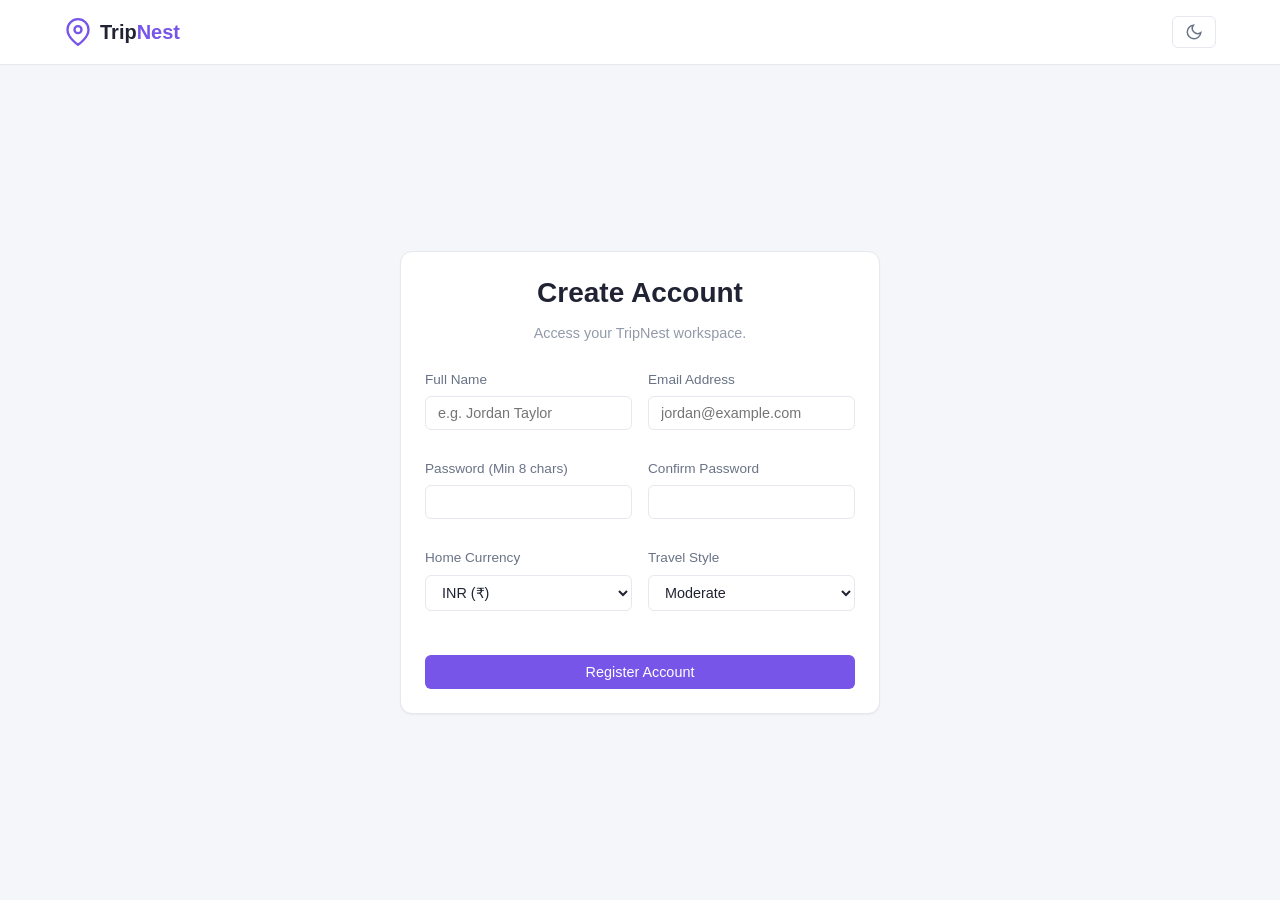
<file: register.html>
<!DOCTYPE html>
<html lang="en" data-theme="light">
<head>
  <meta charset="UTF-8">
  <meta name="viewport" content="width=device-width, initial-scale=1.0">
  <title>Create Account | TripNest</title>
  <link rel="stylesheet" href="./css/style.css">
  <link rel="stylesheet" href="./css/responsive.css">
</head>
<body data-page="register" class="auth-body">
  <header class="public-header">
    <div class="container header-flex">
      <a href="./index.html" class="brand-logo" aria-label="TripNest Home">
        <svg class="logo-icon" viewBox="0 0 24 24" width="28" height="28" fill="none" stroke="var(--accent-primary)" stroke-width="2" stroke-linecap="round" stroke-linejoin="round">
            <path d="M21 10c0 7-9 13-9 13s-9-6-9-13a9 9 0 0 1 18 0z"></path>
            <circle cx="12" cy="10" r="3"></circle>
        </svg>
        <span class="brand-text">Trip<strong>Nest</strong></span>
      </a>
      <div class="header-actions"><button type="button" id="themeToggleBtn" class="btn btn-icon btn-sm" aria-label="Toggle color theme">
        <svg class="icon-sun" viewBox="0 0 24 24" width="18" height="18" fill="none" stroke="currentColor" stroke-width="2"><circle cx="12" cy="12" r="5"></circle><line x1="12" y1="1" x2="12" y2="3"></line><line x1="12" y1="21" x2="12" y2="23"></line><line x1="4.22" y1="4.22" x2="5.64" y2="5.64"></line><line x1="18.36" y1="18.36" x2="19.78" y2="19.78"></line><line x1="1" y1="12" x2="3" y2="12"></line><line x1="21" y1="12" x2="23" y2="12"></line><line x1="4.22" y1="19.78" x2="5.64" y2="18.36"></line><line x1="18.36" y1="5.64" x2="19.78" y2="4.22"></line></svg>
        <svg class="icon-moon" viewBox="0 0 24 24" width="18" height="18" fill="none" stroke="currentColor" stroke-width="2"><path d="M21 12.79A9 9 0 1 1 11.21 3 7 7 0 0 0 21 12.79z"></path></svg>
      </button></div>
    </div>
  </header>
  <main class="auth-container container">
    <section class="card auth-card">
      <div style="text-align:center; margin-bottom:1.5rem;">
        <h1>Create Account</h1>
        <p class="text-muted">Access your TripNest workspace.</p>
      </div>
      <form id="registerForm">
        <div class="form-row">
          <div class="form-group">
            <label for="regName">Full Name</label>
            <input type="text" id="regName" required minlength="2" placeholder="e.g. Jordan Taylor">
          </div>
          <div class="form-group">
            <label for="regEmail">Email Address</label>
            <input type="email" id="regEmail" required placeholder="jordan@example.com">
          </div>
        </div>
        <div class="form-row">
          <div class="form-group">
            <label for="regPassword">Password (Min 8 chars)</label>
            <input type="password" id="regPassword" required minlength="8">
          </div>
          <div class="form-group">
            <label for="regConfirmPassword">Confirm Password</label>
            <input type="password" id="regConfirmPassword" required minlength="8">
          </div>
        </div>
        <div class="form-row">
          <div class="form-group">
            <label for="regCurrency">Home Currency</label>
            <select id="regCurrency" required>
              <option value="USD">USD ($)</option>
              <option value="EUR">EUR (€)</option>
              <option value="GBP">GBP (£)</option>
              <option value="INR" selected>INR (₹)</option>
            </select>
          </div>
          <div class="form-group">
            <label for="regBudgetStyle">Travel Style</label>
            <select id="regBudgetStyle" required>
              <option value="backpacker">Budget</option>
              <option value="moderate" selected>Moderate</option>
              <option value="luxury">Luxury</option>
            </select>
          </div>
        </div>
        <button type="submit" class="btn btn-primary btn-block" style="margin-top: 1rem;">Register Account</button>
      </form>
    </section>
  </main>
  <script src="./js/unit4/basic.js"></script>
  <script src="./js/unit6/error-handler.js"></script>
  <script src="./js/unit5/storage.js"></script>
  <script src="./js/unit5/theme.js"></script>
  <script src="./js/unit5/auth.js"></script>
  <script src="./js/unit6/app.js"></script>
</body>
</html>
</file>
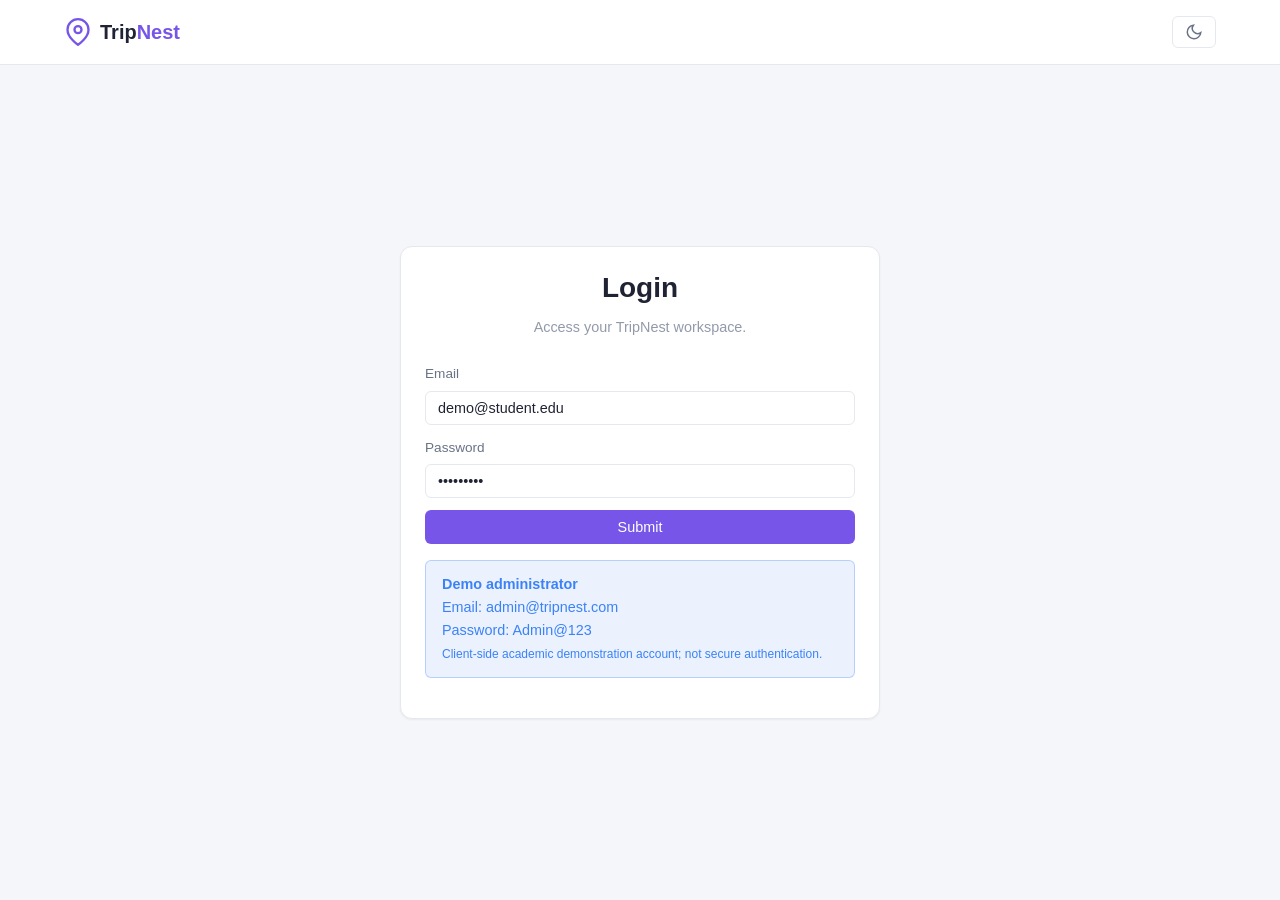
<file: reports.html>
<!DOCTYPE html>
<html lang="en" data-theme="light">
<head>
  <meta charset="UTF-8">
  <meta name="viewport" content="width=device-width, initial-scale=1.0">
  <title>Reports | TripNest</title>
  <link rel="stylesheet" href="./css/style.css">
  <link rel="stylesheet" href="./css/responsive.css">
</head>
<body data-page="reports">
  <div class="app-shell">
    <aside class="sidebar" id="appSidebar">
      <div class="sidebar-brand">
        <a href="./index.html" class="brand-logo" aria-label="TripNest Home">
          <svg class="logo-icon" viewBox="0 0 24 24" width="28" height="28" fill="none" stroke="var(--accent-primary)" stroke-width="2" stroke-linecap="round" stroke-linejoin="round">
              <path d="M21 10c0 7-9 13-9 13s-9-6-9-13a9 9 0 0 1 18 0z"></path>
              <circle cx="12" cy="10" r="3"></circle>
          </svg>
          <span class="brand-text">Trip<strong>Nest</strong></span>
        </a>
        <button type="button" class="sidebar-close-btn" id="closeSidebarBtn">&times;</button>
      </div>
      <div class="sidebar-user-card">
        <div class="user-avatar" id="sidebarUserAvatar">AR</div>
        <div class="user-info">
          <strong id="sidebarUserName">Alex Rivera</strong>
          <span class="user-meta" id="sidebarUserCurrency">Home: INR</span>
        </div>
      </div>
      <nav class="sidebar-nav">
        <ul class="sidebar-menu">
          <li><a href="./dashboard.html" class="sidebar-link ">Dashboard</a></li>
          <li><a href="./trips.html" class="sidebar-link ">My Trips</a></li>
          <li><a href="./trip-details.html" class="sidebar-link ">Active Trip</a></li>
          <li><a href="./destinations.html" class="sidebar-link ">Destinations</a></li>
          <li><a href="./wishlist.html" class="sidebar-link ">Wishlist</a></li>
          <li><a href="./reports.html" class="sidebar-link active">Reports</a></li>
          <li><a href="./profile.html" class="sidebar-link ">Profile</a></li>
          <li><a href="./admin.html" class="sidebar-link ">Admin</a></li>
        </ul>
      </nav>
      <div class="sidebar-footer">
        <button type="button" id="logoutBtn" class="btn btn-outline btn-sm btn-block">Logout</button>
      </div>
    </aside>
    
    <div class="workspace-wrapper">
      <header class="topbar">
        <div class="topbar-left">
          <button type="button" class="mobile-menu-btn" id="openSidebarBtn">&#9776;</button>
          <div>
            <h1 class="page-title">Reports</h1>
            <p class="page-subtitle">TripNest Workspace</p>
          </div>
        </div>
        <div class="topbar-actions">
          <button type="button" id="themeToggleBtn" class="btn btn-icon btn-sm" aria-label="Toggle color theme">
            <svg class="icon-sun" viewBox="0 0 24 24" width="18" height="18" fill="none" stroke="currentColor" stroke-width="2"><circle cx="12" cy="12" r="5"></circle><line x1="12" y1="1" x2="12" y2="3"></line><line x1="12" y1="21" x2="12" y2="23"></line><line x1="4.22" y1="4.22" x2="5.64" y2="5.64"></line><line x1="18.36" y1="18.36" x2="19.78" y2="19.78"></line><line x1="1" y1="12" x2="3" y2="12"></line><line x1="21" y1="12" x2="23" y2="12"></line><line x1="4.22" y1="19.78" x2="5.64" y2="18.36"></line><line x1="18.36" y1="5.64" x2="19.78" y2="4.22"></line></svg>
            <svg class="icon-moon" viewBox="0 0 24 24" width="18" height="18" fill="none" stroke="currentColor" stroke-width="2"><path d="M21 12.79A9 9 0 1 1 11.21 3 7 7 0 0 0 21 12.79z"></path></svg>
          </button>
        </div>
      </header>
      
      <main class="workspace-main">
        <section class="card filter-bar">
          <form id="reportFilterForm" class="filter-grid">
            <div class="form-group"><label>Scope</label><select id="reportTripSelect"><option value="all">All Trips</option></select></div>
            <div class="form-group"><label>Compare Trip A</label><select id="compareTripA"></select></div>
            <div class="form-group"><label>Compare Trip B</label><select id="compareTripB"></select></div>
            <button type="submit" class="btn btn-secondary" style="margin-top:auto;">Refresh</button>
          </form>
        </section>
        <div class="dashboard-two-col">
          <section class="card">
            <h2>Category Spending (SVG)</h2>
            <div id="reportsCategoryChartBox" class="chart-box" style="margin-top:20px; text-align:center;"></div>
          </section>
        </div>
        <section class="card">
          <h2>Side-by-Side Comparison</h2>
          <div class="table-responsive">
            <table class="data-table" id="tripComparisonTable">
              <thead><tr><th>Metric</th><th id="compHeaderA">Trip A</th><th id="compHeaderB">Trip B</th></tr></thead>
              <tbody id="tripComparisonTbody"></tbody>
            </table>
          </div>
        </section>
      </main>

    </div>
  </div>
  
  <script src="./js/unit4/basic.js"></script>
  <script src="./js/unit6/error-handler.js"></script>
  <script src="./js/unit5/storage.js"></script>
  <script src="./js/unit5/theme.js"></script>
  <script src="./js/unit5/auth.js"></script>
  <script src="./js/unit5/currency.js"></script>
  <script src="./js/unit5/trips.js"></script>
  <script src="./js/unit5/budget.js"></script>
  <script src="./js/unit5/expenses.js"></script>
  <script src="./js/unit5/split-expenses.js"></script>
  <script src="./js/unit5/itinerary.js"></script>
  <script src="./js/unit5/checklist.js"></script>
  <script src="./js/unit5/packing-list.js"></script>
  <script src="./js/unit5/search-filter.js"></script>
  <script src="./js/unit5/destinations.js"></script>
  <script src="./js/unit5/reminders.js"></script>
  <script src="./js/unit5/savings.js"></script>
  <script src="./js/unit5/dashboard.js"></script>
  <script src="./js/unit6/reports.js"></script>
  <script src="./js/unit6/export.js"></script>
  <script src="./js/unit6/admin.js"></script>
  <script src="./js/unit6/app.js"></script>
</body>
</html>
</file>
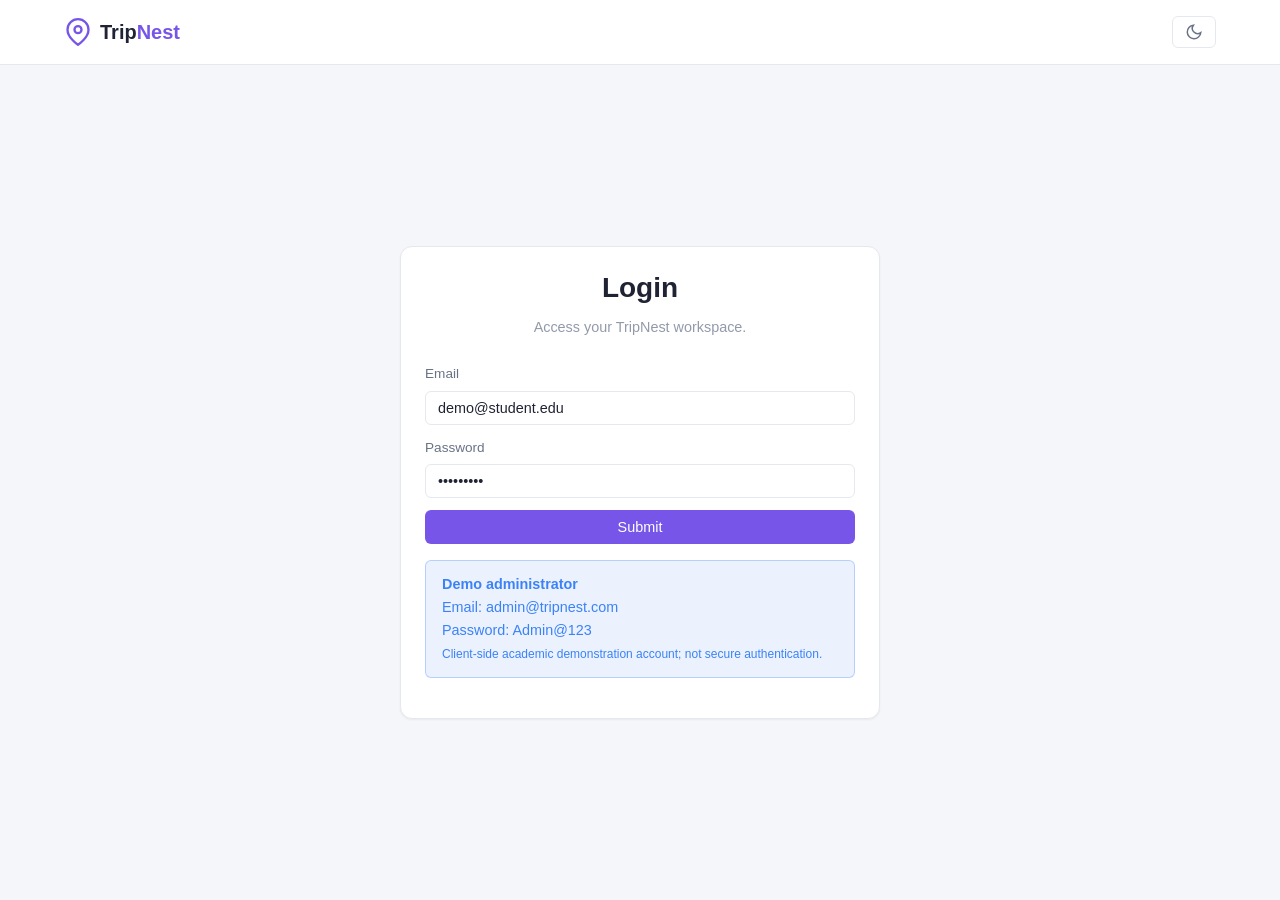
<file: trip-details.html>
<!DOCTYPE html>
<html lang="en" data-theme="light">
<head>
  <meta charset="UTF-8">
  <meta name="viewport" content="width=device-width, initial-scale=1.0">
  <title>Trip Details | TripNest</title>
  <link rel="stylesheet" href="./css/style.css">
  <link rel="stylesheet" href="./css/responsive.css">
</head>
<body data-page="trip-details">
  <div class="app-shell">
    <aside class="sidebar" id="appSidebar">
      <div class="sidebar-brand">
        <a href="./index.html" class="brand-logo" aria-label="TripNest Home">
          <svg class="logo-icon" viewBox="0 0 24 24" width="28" height="28" fill="none" stroke="var(--accent-primary)" stroke-width="2" stroke-linecap="round" stroke-linejoin="round">
              <path d="M21 10c0 7-9 13-9 13s-9-6-9-13a9 9 0 0 1 18 0z"></path>
              <circle cx="12" cy="10" r="3"></circle>
          </svg>
          <span class="brand-text">Trip<strong>Nest</strong></span>
        </a>
        <button type="button" class="sidebar-close-btn" id="closeSidebarBtn">&times;</button>
      </div>
      <div class="sidebar-user-card">
        <div class="user-avatar" id="sidebarUserAvatar">AR</div>
        <div class="user-info">
          <strong id="sidebarUserName">Alex Rivera</strong>
          <span class="user-meta" id="sidebarUserCurrency">Home: INR</span>
        </div>
      </div>
      <nav class="sidebar-nav">
        <ul class="sidebar-menu">
          <li><a href="./dashboard.html" class="sidebar-link ">Dashboard</a></li>
          <li><a href="./trips.html" class="sidebar-link ">My Trips</a></li>
          <li><a href="./trip-details.html" class="sidebar-link active">Active Trip</a></li>
          <li><a href="./destinations.html" class="sidebar-link ">Destinations</a></li>
          <li><a href="./wishlist.html" class="sidebar-link ">Wishlist</a></li>
          <li><a href="./reports.html" class="sidebar-link ">Reports</a></li>
          <li><a href="./profile.html" class="sidebar-link ">Profile</a></li>
          <li><a href="./admin.html" class="sidebar-link ">Admin</a></li>
        </ul>
      </nav>
      <div class="sidebar-footer">
        <button type="button" id="logoutBtn" class="btn btn-outline btn-sm btn-block">Logout</button>
      </div>
    </aside>
    
    <div class="workspace-wrapper">
      <header class="topbar">
        <div class="topbar-left">
          <button type="button" class="mobile-menu-btn" id="openSidebarBtn">&#9776;</button>
          <div>
            <h1 class="page-title">Trip Details</h1>
            <p class="page-subtitle">TripNest Workspace</p>
          </div>
        </div>
        <div class="topbar-actions">
          <button type="button" id="themeToggleBtn" class="btn btn-icon btn-sm" aria-label="Toggle color theme">
            <svg class="icon-sun" viewBox="0 0 24 24" width="18" height="18" fill="none" stroke="currentColor" stroke-width="2"><circle cx="12" cy="12" r="5"></circle><line x1="12" y1="1" x2="12" y2="3"></line><line x1="12" y1="21" x2="12" y2="23"></line><line x1="4.22" y1="4.22" x2="5.64" y2="5.64"></line><line x1="18.36" y1="18.36" x2="19.78" y2="19.78"></line><line x1="1" y1="12" x2="3" y2="12"></line><line x1="21" y1="12" x2="23" y2="12"></line><line x1="4.22" y1="19.78" x2="5.64" y2="18.36"></line><line x1="18.36" y1="5.64" x2="19.78" y2="4.22"></line></svg>
            <svg class="icon-moon" viewBox="0 0 24 24" width="18" height="18" fill="none" stroke="currentColor" stroke-width="2"><path d="M21 12.79A9 9 0 1 1 11.21 3 7 7 0 0 0 21 12.79z"></path></svg>
          </button>
        </div>
      </header>
      
      <nav class="subnav-bar">
        <a href="#overviewSection" class="subnav-link">1. Overview</a>
        <a href="#travelersSection" class="subnav-link">2. Split</a>
        <a href="#budgetSection" class="subnav-link">3. Budget</a>
        <a href="#expenseSection" class="subnav-link">4. Expenses</a>
        <a href="#itinerarySection" class="subnav-link">5. Itinerary</a>
        <a href="#checklistSection" class="subnav-link">6. Checklist</a>
        <a href="#packingSection" class="subnav-link">7. Packing</a>
      </nav>
      <main class="workspace-main">
        <section id="overviewSection" class="card">
          <div class="card-header-flex"><h2 id="overviewHeading">1. Trip Overview</h2><span class="badge badge-info" id="detailStatusBadge">Active</span></div>
          <div class="kpi-grid">
            <div class="kpi-box"><span class="kpi-label">Total Budget</span><strong class="kpi-value" id="detailTotalBudget">₹0.00</strong><small class="text-muted" id="detailContingencyText">Contingency: ₹0</small></div>
            <div class="kpi-box"><span class="kpi-label">Actual Spent</span><strong class="kpi-value text-teal" id="detailTotalSpent">₹0.00</strong><small class="text-muted" id="detailSpentPercentText">0%</small></div>
            <div class="kpi-box"><span class="kpi-label">Remaining Balance</span><strong class="kpi-value text-success" id="detailRemaining">₹0.00</strong><small class="text-muted" id="detailHealthMessage">Safe Margin</small></div>
            <div class="kpi-box"><span class="kpi-label">Safe Daily Limit</span><strong class="kpi-value" id="detailDailyLimit">₹0.00 / day</strong><small class="text-muted" id="detailItineraryEstText">Itinerary Est: ₹0</small></div>
          </div>
        </section>

        <section id="travelersSection" class="card">
          <h2>2. Group Expense Splitting</h2>
          <div class="dashboard-two-col">
            <div>
              <h3>Companions</h3>
              <ul id="detailTravelersList" class="checklist-items" style="flex-direction:row; flex-wrap:wrap; gap:10px;"></ul>
              <form id="addTravelerForm" class="inline-add-form"><input type="text" id="newTravelerName" placeholder="Name..." required><button type="submit" class="btn btn-secondary btn-sm">+ Add</button></form>
            </div>
            <div>
              <h3>Settlement Calculator</h3>
              <div class="table-responsive"><table class="data-table"><thead><tr><th>Traveler</th><th>Paid</th><th>Share</th><th>Balance</th></tr></thead><tbody id="splitSummaryTbody"></tbody></table></div>
            </div>
          </div>
        </section>

        <section id="budgetSection" class="card">
          <h2>3. Category Budget Breakdown</h2>
          <div id="detailBudgetAlert" class="alert alert-warning hidden"></div>
          <div class="table-responsive"><table class="data-table"><thead><tr><th>Category</th><th>Allocated</th><th>Spent</th><th>Variance</th><th>Progress</th></tr></thead><tbody id="categoryBudgetTbody"></tbody></table></div>
          <form id="updateCategoryBudgetForm" class="inline-add-form">
            <select id="allocCategorySelect" required>
              <option value="Flights">Flights</option><option value="Accommodation">Accommodation</option><option value="Food">Food</option>
              <option value="Local transportation">Local transportation</option><option value="Activities and sightseeing">Activities and sightseeing</option>
              <option value="Shopping">Shopping</option><option value="Miscellaneous">Miscellaneous</option>
            </select>
            <input type="number" id="allocAmountInput" min="0" step="1" required placeholder="Limit ₹">
            <button type="submit" class="btn btn-secondary btn-sm">Update Category</button>
          </form>
        </section>

        <section id="expenseSection" class="card">
          <h2>4. Expense Ledger</h2>
          <form id="expenseForm" class="sub-card-form">
            <input type="hidden" id="expenseIdInput">
            <div class="form-row">
              <div class="form-group"><label>Description</label><input type="text" id="expTitle" required></div>
              <div class="form-group"><label>Category</label><select id="expCategory" required><option value="Flights">Flights</option><option value="Accommodation">Accommodation</option><option value="Food">Food</option><option value="Local transportation">Local Transit</option><option value="Activities and sightseeing">Activities</option><option value="Shopping">Shopping</option><option value="Miscellaneous">Misc</option></select></div>
              <div class="form-group"><label>Date</label><input type="date" id="expDate" required></div>
            </div>
            <div class="form-row">
              <div class="form-group"><label>Amount</label><input type="number" id="expAmount" min="0.01" step="0.01" required></div>
              <div class="form-group"><label>Currency</label><select id="expCurrency"><option value="USD">USD</option><option value="INR">INR</option><option value="EUR">EUR</option></select></div>
              <div class="form-group"><label>Paid By</label><select id="expPaidBy"></select></div>
              <div class="form-group"><label>Method</label><select id="expPaymentMethod"><option value="Card">Card</option><option value="Cash">Cash</option></select></div>
            </div>
            <button type="submit" class="btn btn-primary">Save Expense</button>
          </form>
          <div class="table-responsive"><table class="data-table" id="expensesTable"><thead><tr><th>Date</th><th>Description</th><th>Category</th><th>Paid By</th><th>Orig Amt</th><th>Base Amt</th><th>Receipt</th><th>Action</th></tr></thead><tbody id="expensesTbody"></tbody></table></div>
        </section>

        <section id="itinerarySection" class="card">
          <h2>5. Itinerary & Activity Costs</h2>
          <form id="itineraryForm" class="sub-card-form form-row">
            <div class="form-group"><label>Day #</label><input type="number" id="itinDay" min="1" value="1" required></div>
            <div class="form-group"><label>Time</label><input type="time" id="itinTime" required></div>
            <div class="form-group"><label>Activity</label><input type="text" id="itinTitle" required></div>
            <div class="form-group"><label>Location</label><input type="text" id="itinLocation" required></div>
            <div class="form-group"><label>Est Cost</label><input type="number" id="itinCost" required></div>
            <div class="form-group"><label>Category</label><select id="itinCategory"><option value="Activities and sightseeing">Activities</option><option value="Food">Food</option></select></div>
            <button type="submit" class="btn btn-primary" style="margin-top:auto;">Add</button>
          </form>
          <div id="itineraryListContainer" class="stack-list"></div>
        </section>

        <div class="dashboard-two-col">
          <section id="checklistSection" class="card">
            <div class="card-header-flex"><h2>6. Payment Checklist</h2><span class="badge badge-success" id="paymentChecklistBadge"></span></div>
            <ul id="paymentChecklistUl" class="checklist-items"></ul>
            <form id="addPaymentChecklistForm" class="inline-add-form">
              <input type="text" id="newChecklistTitle" placeholder="Payment item..." required>
              <input type="number" id="newChecklistAmount" placeholder="Amt (₹)" required>
              <button type="submit" class="btn btn-secondary btn-sm">Add</button>
            </form>
          </section>

          <section id="packingSection" class="card">
            <div class="card-header-flex"><h2>7. Packing List</h2><span class="badge badge-info" id="packingProgressBadge"></span></div>
            <ul id="packingListUl" class="checklist-items"></ul>
            <form id="addPackingItemForm" class="inline-add-form">
              <select id="newPackingCategory"><option value="Documents">Documents</option><option value="Clothing">Clothing</option><option value="Electronics">Electronics</option></select>
              <input type="text" id="newPackingName" placeholder="Item name..." required>
              <button type="submit" class="btn btn-secondary btn-sm">Add</button>
            </form>
          </section>
        </div>
      </main>

    </div>
  </div>
  
  <script src="./js/unit4/basic.js"></script>
  <script src="./js/unit6/error-handler.js"></script>
  <script src="./js/unit5/storage.js"></script>
  <script src="./js/unit5/theme.js"></script>
  <script src="./js/unit5/auth.js"></script>
  <script src="./js/unit5/currency.js"></script>
  <script src="./js/unit5/trips.js"></script>
  <script src="./js/unit5/budget.js"></script>
  <script src="./js/unit5/expenses.js"></script>
  <script src="./js/unit5/split-expenses.js"></script>
  <script src="./js/unit5/itinerary.js"></script>
  <script src="./js/unit5/checklist.js"></script>
  <script src="./js/unit5/packing-list.js"></script>
  <script src="./js/unit5/search-filter.js"></script>
  <script src="./js/unit5/destinations.js"></script>
  <script src="./js/unit5/reminders.js"></script>
  <script src="./js/unit5/savings.js"></script>
  <script src="./js/unit5/dashboard.js"></script>
  <script src="./js/unit6/reports.js"></script>
  <script src="./js/unit6/export.js"></script>
  <script src="./js/unit6/admin.js"></script>
  <script src="./js/unit6/app.js"></script>
</body>
</html>
</file>
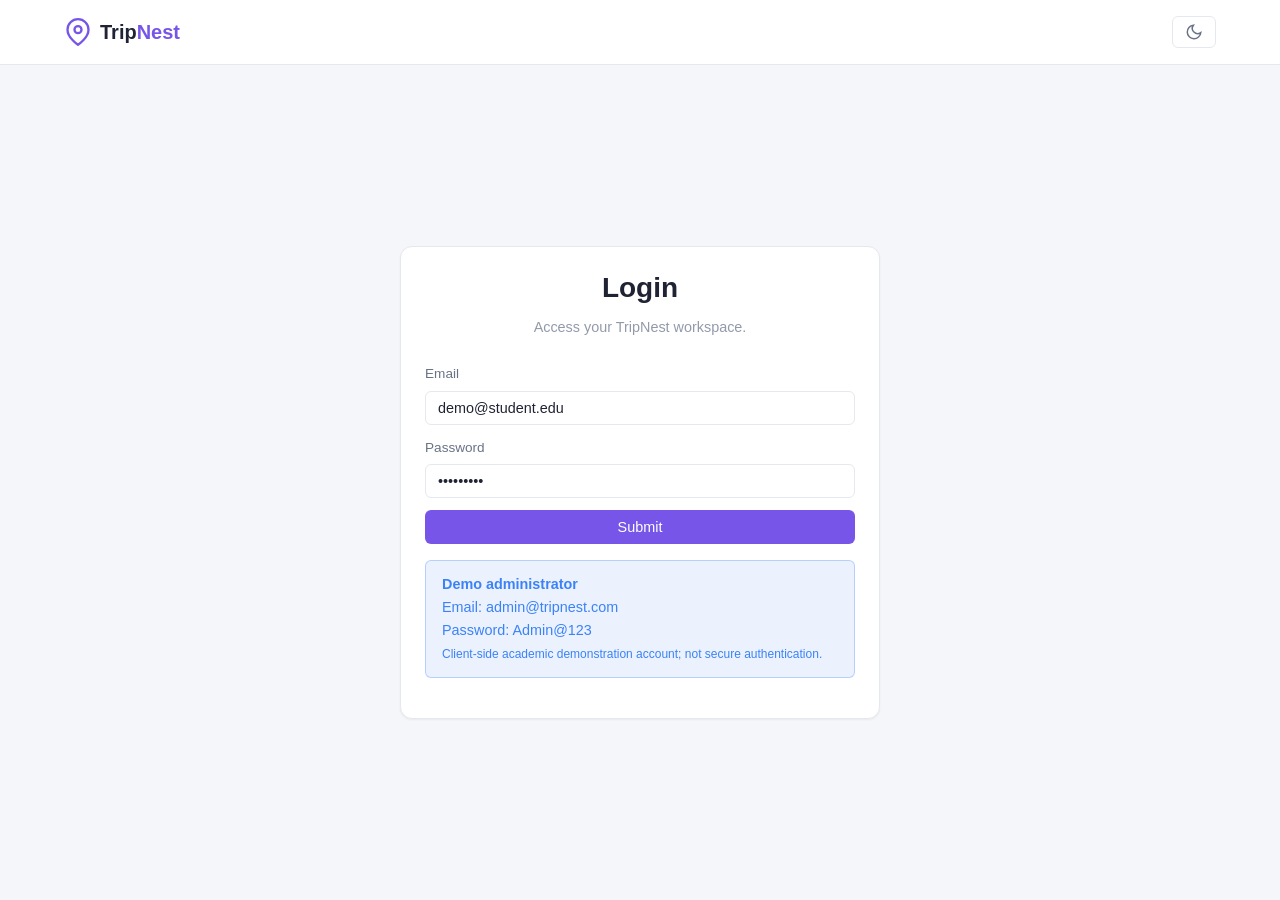
<file: trips.html>
<!DOCTYPE html>
<html lang="en" data-theme="light">
<head>
  <meta charset="UTF-8">
  <meta name="viewport" content="width=device-width, initial-scale=1.0">
  <title>My Trips | TripNest</title>
  <link rel="stylesheet" href="./css/style.css">
  <link rel="stylesheet" href="./css/responsive.css">
</head>
<body data-page="trips">
  <div class="app-shell">
    <aside class="sidebar" id="appSidebar">
      <div class="sidebar-brand">
        <a href="./index.html" class="brand-logo" aria-label="TripNest Home">
          <svg class="logo-icon" viewBox="0 0 24 24" width="28" height="28" fill="none" stroke="var(--accent-primary)" stroke-width="2" stroke-linecap="round" stroke-linejoin="round">
              <path d="M21 10c0 7-9 13-9 13s-9-6-9-13a9 9 0 0 1 18 0z"></path>
              <circle cx="12" cy="10" r="3"></circle>
          </svg>
          <span class="brand-text">Trip<strong>Nest</strong></span>
        </a>
        <button type="button" class="sidebar-close-btn" id="closeSidebarBtn">&times;</button>
      </div>
      <div class="sidebar-user-card">
        <div class="user-avatar" id="sidebarUserAvatar">AR</div>
        <div class="user-info">
          <strong id="sidebarUserName">Alex Rivera</strong>
          <span class="user-meta" id="sidebarUserCurrency">Home: INR</span>
        </div>
      </div>
      <nav class="sidebar-nav">
        <ul class="sidebar-menu">
          <li><a href="./dashboard.html" class="sidebar-link ">Dashboard</a></li>
          <li><a href="./trips.html" class="sidebar-link active">My Trips</a></li>
          <li><a href="./trip-details.html" class="sidebar-link ">Active Trip</a></li>
          <li><a href="./destinations.html" class="sidebar-link ">Destinations</a></li>
          <li><a href="./wishlist.html" class="sidebar-link ">Wishlist</a></li>
          <li><a href="./reports.html" class="sidebar-link ">Reports</a></li>
          <li><a href="./profile.html" class="sidebar-link ">Profile</a></li>
          <li><a href="./admin.html" class="sidebar-link ">Admin</a></li>
        </ul>
      </nav>
      <div class="sidebar-footer">
        <button type="button" id="logoutBtn" class="btn btn-outline btn-sm btn-block">Logout</button>
      </div>
    </aside>
    
    <div class="workspace-wrapper">
      <header class="topbar">
        <div class="topbar-left">
          <button type="button" class="mobile-menu-btn" id="openSidebarBtn">&#9776;</button>
          <div>
            <h1 class="page-title">My Trips</h1>
            <p class="page-subtitle">TripNest Workspace</p>
          </div>
        </div>
        <div class="topbar-actions">
          <button type="button" id="themeToggleBtn" class="btn btn-icon btn-sm" aria-label="Toggle color theme">
            <svg class="icon-sun" viewBox="0 0 24 24" width="18" height="18" fill="none" stroke="currentColor" stroke-width="2"><circle cx="12" cy="12" r="5"></circle><line x1="12" y1="1" x2="12" y2="3"></line><line x1="12" y1="21" x2="12" y2="23"></line><line x1="4.22" y1="4.22" x2="5.64" y2="5.64"></line><line x1="18.36" y1="18.36" x2="19.78" y2="19.78"></line><line x1="1" y1="12" x2="3" y2="12"></line><line x1="21" y1="12" x2="23" y2="12"></line><line x1="4.22" y1="19.78" x2="5.64" y2="18.36"></line><line x1="18.36" y1="5.64" x2="19.78" y2="4.22"></line></svg>
            <svg class="icon-moon" viewBox="0 0 24 24" width="18" height="18" fill="none" stroke="currentColor" stroke-width="2"><path d="M21 12.79A9 9 0 1 1 11.21 3 7 7 0 0 0 21 12.79z"></path></svg>
          </button>
        </div>
      </header>
      
      <main class="workspace-main">
        <section class="card filter-bar">
          <form id="tripFilterForm" class="filter-grid">
            <div class="form-group"><label>Search Trips</label><input type="search" id="searchTripInput" placeholder="Kyoto, Alps..."></div>
            <div class="form-group"><label>Status</label><select id="filterTripStatus"><option value="all">All</option><option value="upcoming">Upcoming</option><option value="ongoing">Ongoing</option><option value="completed">Completed</option></select></div>
            <div class="form-group"><label>Sort By</label><select id="sortTripsBy"><option value="startDateAsc">Start Date</option><option value="budgetDesc">High Budget</option></select></div>
          </form>
        </section>

        <section>
          <div class="section-title-row"><h2>Your Trips</h2><span class="badge badge-info" id="tripCountBadge"></span></div>
          <div id="tripsGridContainer" class="cards-grid"></div>
        </section>

        <section id="tripFormSection" class="card">
          <div class="card-header-flex"><h2 id="tripFormHeading">Create / Edit Trip</h2><span class="badge badge-accent" id="tripFormModeBadge">Create</span></div>
          <form id="tripForm">
            <input type="hidden" id="tripIdInput">
            <div class="form-row">
              <div class="form-group"><label>Trip Title</label><input type="text" id="tripTitle" required></div>
              <div class="form-group"><label>Destination</label><input type="text" id="tripDestination" required></div>
            </div>
            <div class="form-row">
              <div class="form-group"><label>Start Date</label><input type="date" id="tripStartDate" required></div>
              <div class="form-group"><label>End Date</label><input type="date" id="tripEndDate" required></div>
              <div class="form-group"><label>Status</label><select id="tripStatus" required><option value="planning">Planning</option><option value="upcoming" selected>Upcoming</option><option value="ongoing">Ongoing</option><option value="completed">Completed</option></select></div>
            </div>
            <div class="form-row">
              <div class="form-group"><label>Total Budget</label><input type="number" id="tripTotalBudget" required></div>
              <div class="form-group"><label>Currency</label><select id="tripCurrency" required><option value="USD">USD</option><option value="INR">INR</option></select></div>
              <div class="form-group"><label>Travelers</label><input type="number" id="tripTravelersCount" value="1" required></div>
              <div class="form-group"><label>Budget Style</label><select id="tripBudgetTemplate" required><option value="moderate" selected>Moderate</option><option value="luxury">Luxury</option></select></div>
            </div>
            <div class="form-group"><label>Notes</label><textarea id="tripNotes"></textarea></div>
            <div class="form-actions"><button type="submit" class="btn btn-primary">Save Trip</button> <button type="reset" class="btn btn-outline" id="cancelTripEditBtn">Cancel</button></div>
          </form>
        </section>
      </main>

    </div>
  </div>
  
  <script src="./js/unit4/basic.js"></script>
  <script src="./js/unit6/error-handler.js"></script>
  <script src="./js/unit5/storage.js"></script>
  <script src="./js/unit5/theme.js"></script>
  <script src="./js/unit5/auth.js"></script>
  <script src="./js/unit5/currency.js"></script>
  <script src="./js/unit5/trips.js"></script>
  <script src="./js/unit5/budget.js"></script>
  <script src="./js/unit5/expenses.js"></script>
  <script src="./js/unit5/split-expenses.js"></script>
  <script src="./js/unit5/itinerary.js"></script>
  <script src="./js/unit5/checklist.js"></script>
  <script src="./js/unit5/packing-list.js"></script>
  <script src="./js/unit5/search-filter.js"></script>
  <script src="./js/unit5/destinations.js"></script>
  <script src="./js/unit5/reminders.js"></script>
  <script src="./js/unit5/savings.js"></script>
  <script src="./js/unit5/dashboard.js"></script>
  <script src="./js/unit6/reports.js"></script>
  <script src="./js/unit6/export.js"></script>
  <script src="./js/unit6/admin.js"></script>
  <script src="./js/unit6/app.js"></script>
</body>
</html>
</file>
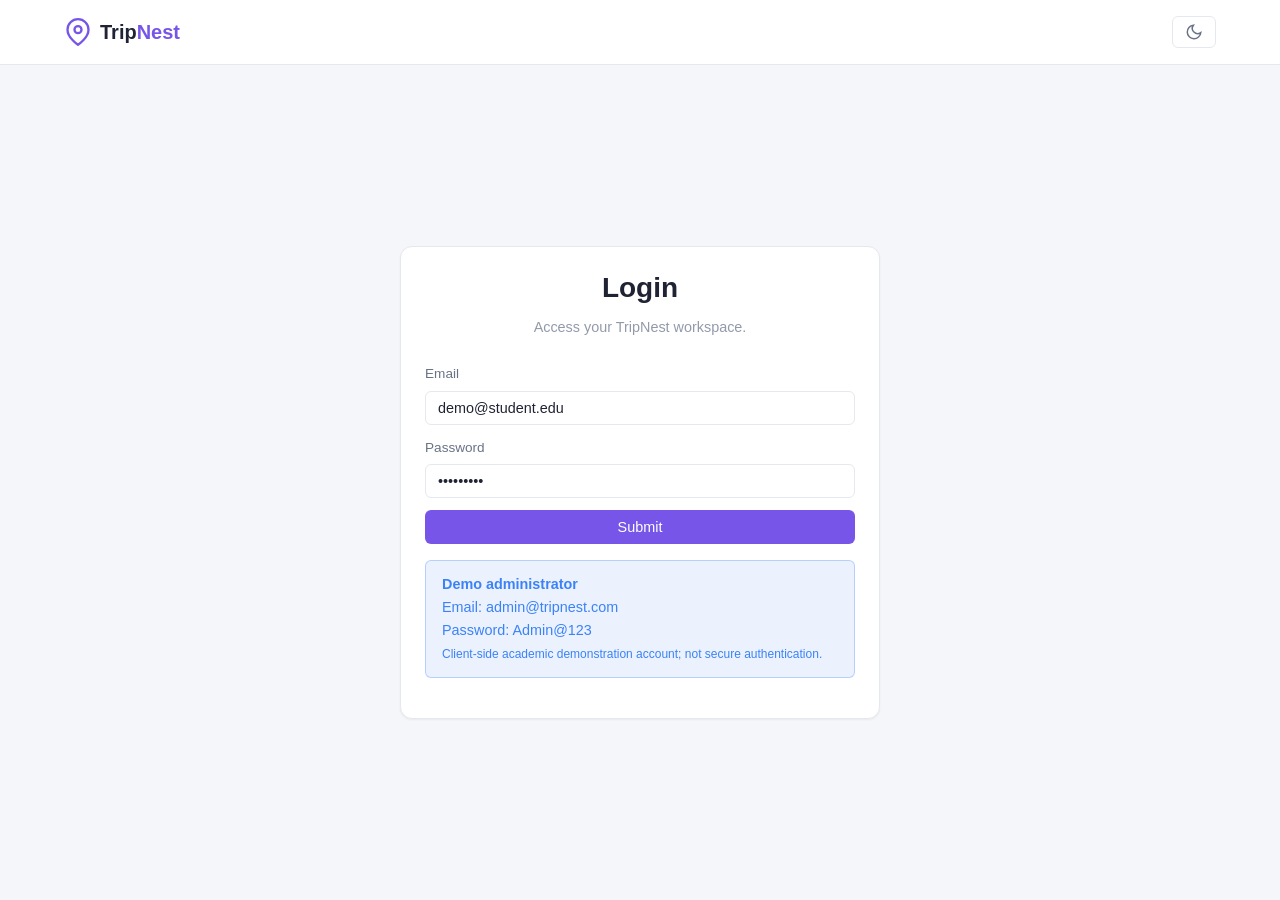
<file: wishlist.html>
<!DOCTYPE html>
<html lang="en" data-theme="light">
<head>
  <meta charset="UTF-8">
  <meta name="viewport" content="width=device-width, initial-scale=1.0">
  <title>Wishlist | TripNest</title>
  <link rel="stylesheet" href="./css/style.css">
  <link rel="stylesheet" href="./css/responsive.css">
</head>
<body data-page="wishlist">
  <div class="app-shell">
    <aside class="sidebar" id="appSidebar">
      <div class="sidebar-brand">
        <a href="./index.html" class="brand-logo" aria-label="TripNest Home">
          <svg class="logo-icon" viewBox="0 0 24 24" width="28" height="28" fill="none" stroke="var(--accent-primary)" stroke-width="2" stroke-linecap="round" stroke-linejoin="round">
              <path d="M21 10c0 7-9 13-9 13s-9-6-9-13a9 9 0 0 1 18 0z"></path>
              <circle cx="12" cy="10" r="3"></circle>
          </svg>
          <span class="brand-text">Trip<strong>Nest</strong></span>
        </a>
        <button type="button" class="sidebar-close-btn" id="closeSidebarBtn">&times;</button>
      </div>
      <div class="sidebar-user-card">
        <div class="user-avatar" id="sidebarUserAvatar">AR</div>
        <div class="user-info">
          <strong id="sidebarUserName">Alex Rivera</strong>
          <span class="user-meta" id="sidebarUserCurrency">Home: INR</span>
        </div>
      </div>
      <nav class="sidebar-nav">
        <ul class="sidebar-menu">
          <li><a href="./dashboard.html" class="sidebar-link ">Dashboard</a></li>
          <li><a href="./trips.html" class="sidebar-link ">My Trips</a></li>
          <li><a href="./trip-details.html" class="sidebar-link ">Active Trip</a></li>
          <li><a href="./destinations.html" class="sidebar-link ">Destinations</a></li>
          <li><a href="./wishlist.html" class="sidebar-link active">Wishlist</a></li>
          <li><a href="./reports.html" class="sidebar-link ">Reports</a></li>
          <li><a href="./profile.html" class="sidebar-link ">Profile</a></li>
          <li><a href="./admin.html" class="sidebar-link ">Admin</a></li>
        </ul>
      </nav>
      <div class="sidebar-footer">
        <button type="button" id="logoutBtn" class="btn btn-outline btn-sm btn-block">Logout</button>
      </div>
    </aside>
    
    <div class="workspace-wrapper">
      <header class="topbar">
        <div class="topbar-left">
          <button type="button" class="mobile-menu-btn" id="openSidebarBtn">&#9776;</button>
          <div>
            <h1 class="page-title">Wishlist</h1>
            <p class="page-subtitle">TripNest Workspace</p>
          </div>
        </div>
        <div class="topbar-actions">
          <button type="button" id="themeToggleBtn" class="btn btn-icon btn-sm" aria-label="Toggle color theme">
            <svg class="icon-sun" viewBox="0 0 24 24" width="18" height="18" fill="none" stroke="currentColor" stroke-width="2"><circle cx="12" cy="12" r="5"></circle><line x1="12" y1="1" x2="12" y2="3"></line><line x1="12" y1="21" x2="12" y2="23"></line><line x1="4.22" y1="4.22" x2="5.64" y2="5.64"></line><line x1="18.36" y1="18.36" x2="19.78" y2="19.78"></line><line x1="1" y1="12" x2="3" y2="12"></line><line x1="21" y1="12" x2="23" y2="12"></line><line x1="4.22" y1="19.78" x2="5.64" y2="18.36"></line><line x1="18.36" y1="5.64" x2="19.78" y2="4.22"></line></svg>
            <svg class="icon-moon" viewBox="0 0 24 24" width="18" height="18" fill="none" stroke="currentColor" stroke-width="2"><path d="M21 12.79A9 9 0 1 1 11.21 3 7 7 0 0 0 21 12.79z"></path></svg>
          </button>
        </div>
      </header>
      
      <main class="workspace-main">
        <section class="card">
          <h2>Add to Wishlist</h2>
          <form id="wishlistForm" class="form-row">
            <div class="form-group"><label>Destination</label><input type="text" id="wishName" required></div>
            <div class="form-group"><label>Season</label><input type="text" id="wishSeason" required></div>
            <div class="form-group"><label>Est Budget</label><input type="number" id="wishBudget" required></div>
            <div class="form-group"><label>Priority</label><select id="wishPriority"><option value="High">High</option><option value="Medium">Medium</option></select></div>
            <button type="submit" class="btn btn-primary" style="margin-top:auto;">Save</button>
          </form>
        </section>
        <section>
          <h2>My Bucket List</h2>
          <div id="wishlistGrid" class="cards-grid"></div>
        </section>
      </main>

    </div>
  </div>
  
  <script src="./js/unit4/basic.js"></script>
  <script src="./js/unit6/error-handler.js"></script>
  <script src="./js/unit5/storage.js"></script>
  <script src="./js/unit5/theme.js"></script>
  <script src="./js/unit5/auth.js"></script>
  <script src="./js/unit5/currency.js"></script>
  <script src="./js/unit5/trips.js"></script>
  <script src="./js/unit5/budget.js"></script>
  <script src="./js/unit5/expenses.js"></script>
  <script src="./js/unit5/split-expenses.js"></script>
  <script src="./js/unit5/itinerary.js"></script>
  <script src="./js/unit5/checklist.js"></script>
  <script src="./js/unit5/packing-list.js"></script>
  <script src="./js/unit5/search-filter.js"></script>
  <script src="./js/unit5/destinations.js"></script>
  <script src="./js/unit5/reminders.js"></script>
  <script src="./js/unit5/savings.js"></script>
  <script src="./js/unit5/dashboard.js"></script>
  <script src="./js/unit6/reports.js"></script>
  <script src="./js/unit6/export.js"></script>
  <script src="./js/unit6/admin.js"></script>
  <script src="./js/unit6/app.js"></script>
</body>
</html>
</file>
<file: css/style.css>
/* ==========================================================================
   TRIPNEST - MODERN CORE STYLESHEET (Unit III CSS)
   ========================================================================== */

:root {
  /* LIGHT THEME (Modern & Premium) */
  --bg-main: #F5F6FA;
  --bg-nav: #FFFFFF;
  --bg-card: #FFFFFF;
  --bg-alt: #F0F2F5;
  --text-primary: #202333;
  --text-secondary: #697386;
  --text-muted: #929AAA;
  --accent-primary: #7655E8;
  --accent-hover: #6240D5;
  --border-color: #E6E8EF;
  
  --success: #21966B;
  --error: #DC4545;
  --warning: #F59E0B;
  --info: #3B82F6;

  --radius-sm: 6px;
  --radius-md: 12px;
  --radius-lg: 16px;
  --shadow-sm: 0 1px 2px rgba(0, 0, 0, 0.05);
  --shadow-md: 0 4px 6px -1px rgba(0, 0, 0, 0.05);
  --transition-base: all 0.2s ease-in-out;
}

html[data-theme="dark"] {
  /* DARK THEME (COMIX Reference) */
  --bg-main: #17191B;
  --bg-nav: #1D2022;
  --bg-card: #202326;
  --bg-alt: #25282C;
  --text-primary: #E8E8EB;
  --text-secondary: #9299A3;
  --text-muted: #707780;
  --accent-primary: #8B5CF6;
  --accent-hover: #A78BFA;
  --border-color: #2D3136;
  
  --success: #35A875;
  --error: #EF5350;
  --warning: #FBBF24;
  --info: #60A5FA;

  --shadow-sm: 0 1px 2px rgba(0, 0, 0, 0.2);
  --shadow-md: 0 4px 6px -1px rgba(0, 0, 0, 0.3);
}

/* Global Reset */
*, *::before, *::after { box-sizing: border-box; margin: 0; padding: 0; }
html { font-size: 16px; scroll-behavior: smooth; }
body {
  font-family: -apple-system, BlinkMacSystemFont, "Segoe UI", Roboto, Helvetica, Arial, sans-serif;
  background-color: var(--bg-main);
  color: var(--text-primary);
  line-height: 1.6;
  min-height: 100vh;
  transition: background-color var(--transition-base), color var(--transition-base);
}

/* Utilities */
.sr-only { position: absolute; width: 1px; height: 1px; overflow: hidden; clip: rect(0,0,0,0); white-space: nowrap; }
.hidden { display: none !important; }
.text-muted { color: var(--text-muted); font-size: 0.9rem; }
.text-teal, .text-primary { color: var(--accent-primary); }
.text-success { color: var(--success); }
.text-danger { color: var(--error); }
.text-warning { color: var(--warning); }

/* Typography */
h1, h2, h3, h4 { color: var(--text-primary); font-weight: 600; line-height: 1.2; margin-bottom: 0.75rem; }
h1 { font-size: 1.75rem; }
h2 { font-size: 1.25rem; }
h3 { font-size: 1.1rem; }
a { color: var(--accent-primary); text-decoration: none; transition: var(--transition-base); }
a:hover { color: var(--accent-hover); }

/* Layout */
.container { width: 100%; max-width: 1200px; margin: 0 auto; padding: 0 1.5rem; }
.section-padding { padding: 4rem 0; }
.bg-surface { background-color: var(--bg-card); border-top: 1px solid var(--border-color); border-bottom: 1px solid var(--border-color); }

/* Public Header */
.public-header {
  background-color: var(--bg-nav);
  border-bottom: 1px solid var(--border-color);
  padding: 1rem 0;
  position: sticky;
  top: 0;
  z-index: 100;
}
.header-flex { display: flex; align-items: center; justify-content: space-between; gap: 1rem; }
.brand-logo { display: inline-flex; align-items: center; gap: 0.5rem; color: var(--text-primary) !important; font-size: 1.25rem; font-weight: 700; }
.brand-text strong { color: var(--accent-primary); }
.nav-list { display: flex; list-style: none; gap: 1.5rem; }
.nav-link { color: var(--text-secondary) !important; font-weight: 500; font-size: 0.95rem; }
.nav-link:hover { color: var(--accent-primary) !important; }
.header-actions { display: flex; align-items: center; gap: 0.75rem; }

/* Buttons */
.btn {
  display: inline-flex; align-items: center; justify-content: center;
  padding: 0.5rem 1rem; border-radius: var(--radius-sm); font-weight: 500; font-size: 0.9rem;
  border: 1px solid transparent; cursor: pointer; transition: var(--transition-base);
}
.btn-primary { background-color: var(--accent-primary); color: #ffffff !important; }
.btn-primary:hover { background-color: var(--accent-hover); }
.btn-secondary { background-color: var(--bg-alt); color: var(--text-primary) !important; border-color: var(--border-color); }
.btn-secondary:hover { background-color: var(--border-color); }
.btn-danger { background-color: var(--error); color: #ffffff !important; }
.btn-outline { background-color: transparent; border-color: var(--border-color); color: var(--text-primary) !important; }
.btn-outline:hover { background-color: var(--bg-alt); }
.btn-icon { background: transparent; border: 1px solid var(--border-color); color: var(--text-secondary); padding: 0.4rem; border-radius: var(--radius-sm); cursor: pointer; }
.btn-icon:hover { color: var(--accent-primary); border-color: var(--accent-primary); }
.btn-sm { padding: 0.35rem 0.75rem; font-size: 0.85rem; }
.btn-xs { padding: 0.2rem 0.5rem; font-size: 0.8rem; }
.btn-block { width: 100%; }

/* App Shell (Dashboard) */
.app-shell { display: grid; grid-template-columns: 250px 1fr; min-height: 100vh; }
.sidebar { background-color: var(--bg-nav); border-right: 1px solid var(--border-color); display: flex; flex-direction: column; padding: 1.5rem 1rem; position: sticky; top: 0; height: 100vh; z-index: 200; }
.sidebar-brand { display: flex; align-items: center; justify-content: space-between; padding-bottom: 1.5rem; border-bottom: 1px solid var(--border-color); }
.sidebar-user-card { display: flex; align-items: center; gap: 0.75rem; background-color: var(--bg-alt); padding: 0.75rem; border-radius: var(--radius-sm); margin: 1.5rem 0; border: 1px solid var(--border-color); }
.user-avatar { width: 36px; height: 36px; border-radius: 50%; background-color: var(--accent-primary); color: #fff; display: flex; align-items: center; justify-content: center; font-weight: 600; }
.user-info strong { display: block; font-size: 0.9rem; color: var(--text-primary); }
.user-meta { font-size: 0.75rem; color: var(--text-muted); }
.sidebar-menu { list-style: none; display: flex; flex-direction: column; gap: 0.25rem; }
.sidebar-link { display: block; padding: 0.6rem 0.8rem; border-radius: var(--radius-sm); color: var(--text-secondary) !important; font-weight: 500; font-size: 0.9rem; }
.sidebar-link:hover, .sidebar-link.active { background-color: var(--bg-alt); color: var(--accent-primary) !important; }
.sidebar-footer { margin-top: auto; padding-top: 1.5rem; }
.sidebar-close-btn, .mobile-menu-btn { display: none; background: none; border: none; color: inherit; font-size: 1.5rem; cursor: pointer; }

/* Workspace */
.workspace-wrapper { display: flex; flex-direction: column; min-width: 0; }
.topbar { background-color: var(--bg-nav); border-bottom: 1px solid var(--border-color); padding: 1rem 1.5rem; display: flex; align-items: center; justify-content: space-between; position: sticky; top: 0; z-index: 90; }
.topbar-left { display: flex; align-items: center; gap: 1rem; }
.page-title { font-size: 1.25rem; margin-bottom: 0; }
.page-subtitle { font-size: 0.85rem; color: var(--text-muted); margin-bottom: 0; }
.topbar-actions { display: flex; gap: 0.5rem; }
.subnav-bar { background-color: var(--bg-card); border-bottom: 1px solid var(--border-color); padding: 0.5rem 1.5rem; display: flex; gap: 1.5rem; overflow-x: auto; }
.subnav-link { color: var(--text-secondary) !important; font-size: 0.85rem; font-weight: 500; white-space: nowrap; }
.subnav-link:hover { color: var(--accent-primary) !important; }
.workspace-main { padding: 1.5rem; display: flex; flex-direction: column; gap: 1.5rem; }

/* Cards & Layouts */
.card { background-color: var(--bg-card); border: 1px solid var(--border-color); border-radius: var(--radius-md); padding: 1.5rem; box-shadow: var(--shadow-sm); }
.card-header-flex, .section-title-row { display: flex; align-items: center; justify-content: space-between; margin-bottom: 1.25rem; }
.kpi-grid { display: grid; grid-template-columns: repeat(4, 1fr); gap: 1rem; }
.kpi-card, .kpi-box { border-left: 3px solid var(--accent-primary); padding: 1rem; background-color: var(--bg-alt); border-radius: var(--radius-sm); border-top: 1px solid var(--border-color); border-right: 1px solid var(--border-color); border-bottom: 1px solid var(--border-color); }
.kpi-label { font-size: 0.8rem; text-transform: uppercase; color: var(--text-muted); letter-spacing: 0.05em; font-weight: 600; }
.kpi-value { font-size: 1.5rem; margin: 0.25rem 0; color: var(--text-primary); font-weight: 700; }
.kpi-subtext { font-size: 0.8rem; color: var(--text-muted); }

.dashboard-two-col, .estimator-grid, .benefits-grid { display: grid; grid-template-columns: repeat(2, 1fr); gap: 1.5rem; }
.dashboard-three-col, .features-grid, .cards-grid { display: grid; grid-template-columns: repeat(3, 1fr); gap: 1.5rem; }
.steps-grid { list-style: none; display: grid; grid-template-columns: repeat(4, 1fr); gap: 1rem; }

/* Feature & Destination Cards */
.feature-icon, .step-badge { display: inline-block; background-color: var(--bg-alt); color: var(--accent-primary); padding: 0.25rem 0.5rem; border-radius: var(--radius-sm); margin-bottom: 0.75rem; font-size: 0.85rem; border: 1px solid var(--border-color); }
.trip-card-header { display: flex; justify-content: space-between; align-items: center; margin-bottom: 0.5rem; }
.trip-currency-tag { font-size: 0.8rem; color: var(--text-muted); }
.trip-destination { font-weight: 500; color: var(--text-secondary); }
.trip-dates { font-size: 0.85rem; color: var(--text-muted); }
.trip-budget-summary { margin: 1rem 0; padding: 0.75rem; background-color: var(--bg-alt); border-radius: var(--radius-sm); border: 1px solid var(--border-color); }
.card-actions { display: flex; flex-wrap: wrap; gap: 0.5rem; margin-top: 1.25rem; }

.destination-card { padding: 0; overflow: hidden; display: flex; flex-direction: column; }
.dest-banner { padding: 1.5rem; background-color: var(--bg-alt); border-bottom: 1px solid var(--border-color); }
.dest-banner h3 { margin-top: 0.5rem; margin-bottom: 0; }
.dest-body { padding: 1.5rem; flex: 1; }
.destination-card .card-actions { padding: 0 1.5rem 1.5rem; }
.cost-tier-grid { display: grid; grid-template-columns: repeat(3, 1fr); background-color: var(--bg-alt); padding: 0.75rem; border-radius: var(--radius-sm); margin: 1rem 0; text-align: center; border: 1px solid var(--border-color); }
.cost-tier-grid dt { color: var(--text-muted); font-size: 0.75rem; text-transform: uppercase; }
.cost-tier-grid dd { font-weight: 600; font-size: 0.9rem; }

/* Progress Bars */
.progress-list { display: flex; flex-direction: column; gap: 1rem; }
.progress-label-row { display: flex; justify-content: space-between; font-size: 0.85rem; margin-bottom: 0.25rem; }
.progress-track { width: 100%; height: 8px; background-color: var(--bg-alt); border-radius: 4px; overflow: hidden; border: 1px solid var(--border-color); }
.progress-fill { height: 100%; border-radius: 4px; transition: width 0.3s ease; }
.status-safe { background-color: var(--success); }
.status-warning { background-color: var(--warning); }
.status-danger { background-color: var(--error); }

/* Forms */
.form-fieldset { border: 1px solid var(--border-color); border-radius: var(--radius-sm); padding: 1.25rem; margin-bottom: 1.25rem; }
.form-fieldset legend { font-weight: 600; padding: 0 0.5rem; color: var(--text-primary); }
.form-row, .filter-grid { display: grid; grid-template-columns: repeat(auto-fit, minmax(180px, 1fr)); gap: 1rem; margin-bottom: 1rem; }
.form-group { display: flex; flex-direction: column; gap: 0.35rem; margin-bottom: 0.75rem; }
label { font-size: 0.85rem; font-weight: 500; color: var(--text-secondary); }
input, select, textarea { width: 100%; padding: 0.5rem 0.75rem; border: 1px solid var(--border-color); border-radius: var(--radius-sm); background-color: var(--bg-card); color: var(--text-primary); font-size: 0.9rem; transition: var(--transition-base); }
input:focus, select:focus, textarea:focus { outline: none; border-color: var(--accent-primary); box-shadow: 0 0 0 2px rgba(139, 92, 246, 0.15); }
.checkbox-group { flex-direction: row; align-items: center; gap: 0.5rem; }
.inline-add-form { display: flex; flex-wrap: wrap; gap: 0.5rem; align-items: center; margin-top: 1rem; }
.inline-add-form input, .inline-add-form select { flex: 1; min-width: 120px; margin-bottom: 0; }
.sub-card-form { background-color: var(--bg-alt); padding: 1.25rem; border-radius: var(--radius-sm); margin-bottom: 1.5rem; border: 1px solid var(--border-color); }

/* Tables */
.table-responsive { width: 100%; overflow-x: auto; border: 1px solid var(--border-color); border-radius: var(--radius-sm); }
.data-table { width: 100%; border-collapse: collapse; font-size: 0.85rem; }
.data-table caption { padding: 0.75rem; text-align: left; font-size: 0.8rem; color: var(--text-muted); border-bottom: 1px solid var(--border-color); background-color: var(--bg-alt); }
.data-table th, .data-table td { padding: 0.75rem 1rem; text-align: left; border-bottom: 1px solid var(--border-color); }
.data-table thead th { background-color: var(--bg-alt); font-weight: 600; color: var(--text-secondary); }
.data-table tbody tr:hover { background-color: var(--bg-alt); }
.data-table tbody tr:last-child td { border-bottom: none; }

/* Badges & Alerts */
.badge { display: inline-block; padding: 0.2rem 0.5rem; font-size: 0.75rem; font-weight: 600; border-radius: 4px; border: 1px solid transparent; }
.badge-info { background-color: rgba(59, 130, 246, 0.1); color: var(--info); border-color: rgba(59, 130, 246, 0.2); }
.badge-success { background-color: rgba(33, 150, 107, 0.1); color: var(--success); border-color: rgba(33, 150, 107, 0.2); }
.badge-warning { background-color: rgba(245, 158, 11, 0.1); color: var(--warning); border-color: rgba(245, 158, 11, 0.2); }
.badge-danger { background-color: rgba(220, 69, 69, 0.1); color: var(--error); border-color: rgba(220, 69, 69, 0.2); }
.badge-accent { background-color: rgba(118, 85, 232, 0.1); color: var(--accent-primary); border-color: rgba(118, 85, 232, 0.2); }

.alert { padding: 0.75rem 1rem; border-radius: var(--radius-sm); margin-bottom: 1rem; border: 1px solid transparent; font-size: 0.9rem; }
.alert-info { background-color: rgba(59, 130, 246, 0.1); color: var(--info); border-color: rgba(59, 130, 246, 0.3); }
.alert-success { background-color: rgba(33, 150, 107, 0.1); color: var(--success); border-color: rgba(33, 150, 107, 0.3); }
.alert-warning { background-color: rgba(245, 158, 11, 0.1); color: var(--warning); border-color: rgba(245, 158, 11, 0.3); }
.alert-danger { background-color: rgba(220, 69, 69, 0.1); color: var(--error); border-color: rgba(220, 69, 69, 0.3); }

/* Lists & Summary */
.stack-list { display: flex; flex-direction: column; gap: 0.75rem; }
.list-item-card { display: flex; justify-content: space-between; align-items: center; gap: 1rem; padding: 1rem; background-color: var(--bg-alt); border-radius: var(--radius-sm); border: 1px solid var(--border-color); }
.checklist-items { list-style: none; display: flex; flex-direction: column; gap: 0.5rem; }
.checklist-row { display: flex; align-items: center; gap: 0.75rem; padding: 0.5rem 0.75rem; background-color: var(--bg-alt); border-radius: var(--radius-sm); border: 1px solid var(--border-color); }
.completed-text { text-decoration: line-through; color: var(--text-muted); }
.summary-list { display: flex; flex-direction: column; gap: 0.75rem; margin: 1rem 0; }
.summary-item { display: flex; justify-content: space-between; padding-bottom: 0.5rem; border-bottom: 1px solid var(--border-color); font-size: 0.9rem; }
.summary-item.total-row { font-size: 1.1rem; font-weight: 600; color: var(--accent-primary); border-bottom: none; }
.converter-output { display: block; margin-top: 0.75rem; padding: 0.75rem; background-color: var(--bg-alt); border-radius: var(--radius-sm); text-align: center; border: 1px solid var(--border-color); }

/* Auth Pages */
.auth-body { display: flex; flex-direction: column; min-height: 100vh; }
.auth-container { flex: 1; display: flex; align-items: center; justify-content: center; padding: 3rem 1.5rem; }
.auth-card { width: 100%; max-width: 480px; }
.auth-card-wide { max-width: 720px; }
.demo-accounts-box { margin-top: 1.5rem; padding: 1rem; background-color: var(--bg-alt); border-radius: var(--radius-sm); border: 1px solid var(--border-color); }
.auth-footer { margin-top: 1.5rem; text-align: center; font-size: 0.9rem; }

/* Misc */
.code-preview-box { background-color: #17191B; color: #E8E8EB; padding: 1rem; border-radius: var(--radius-sm); max-height: 300px; overflow: auto; font-size: 0.85rem; font-family: monospace; border: 1px solid var(--border-color); }
.public-footer { background-color: var(--bg-nav); border-top: 1px solid var(--border-color); padding: 3rem 0 1.5rem; margin-top: auto; }
.footer-grid { display: grid; grid-template-columns: 2fr 1fr 1fr; gap: 2rem; margin-bottom: 2rem; }
.footer-links ul { list-style: none; display: flex; flex-direction: column; gap: 0.5rem; }
.footer-bottom { border-top: 1px solid var(--border-color); padding-top: 1.5rem; text-align: center; font-size: 0.85rem; color: var(--text-muted); }

/* Theme Icons Visibility Control */
html[data-theme="light"] .icon-sun { display: none; }
html[data-theme="light"] .icon-moon { display: block; }
html[data-theme="dark"] .icon-sun { display: block; }
html[data-theme="dark"] .icon-moon { display: none; }
</file>
<file: css/responsive.css>
/* ==========================================================================
   TRIPNEST - RESPONSIVE MEDIA QUERIES (Unit III)
   ========================================================================== */
@media screen and (max-width: 1024px) {
  .kpi-grid, .steps-grid { grid-template-columns: repeat(2, 1fr); }
  .dashboard-three-col, .features-grid, .cards-grid { grid-template-columns: repeat(2, 1fr); }
}
@media screen and (max-width: 768px) {
  .app-shell { grid-template-columns: 1fr; }
  .sidebar { position: fixed; left: -280px; width: 260px; transition: left 0.3s ease; box-shadow: var(--shadow-md); }
  .sidebar.sidebar-open { left: 0; }
  .sidebar-close-btn, .mobile-menu-btn { display: inline-block; }
  .header-flex { flex-direction: column; align-items: flex-start; }
  .nav-list { flex-wrap: wrap; gap: 1rem; }
  .dashboard-two-col, .dashboard-three-col, .estimator-grid, .benefits-grid, .features-grid, .cards-grid, .footer-grid { grid-template-columns: 1fr; }
  .topbar { padding: 1rem; flex-direction: column; align-items: flex-start; gap: 1rem; }
  .workspace-main { padding: 1rem; }
}
@media screen and (max-width: 480px) {
  .kpi-grid, .steps-grid { grid-template-columns: 1fr; }
  .list-item-card { flex-direction: column; align-items: flex-start; }
  .inline-add-form { flex-direction: column; align-items: stretch; }
  .inline-add-form input, .inline-add-form select, .inline-add-form button { width: 100%; }
}
</file>
